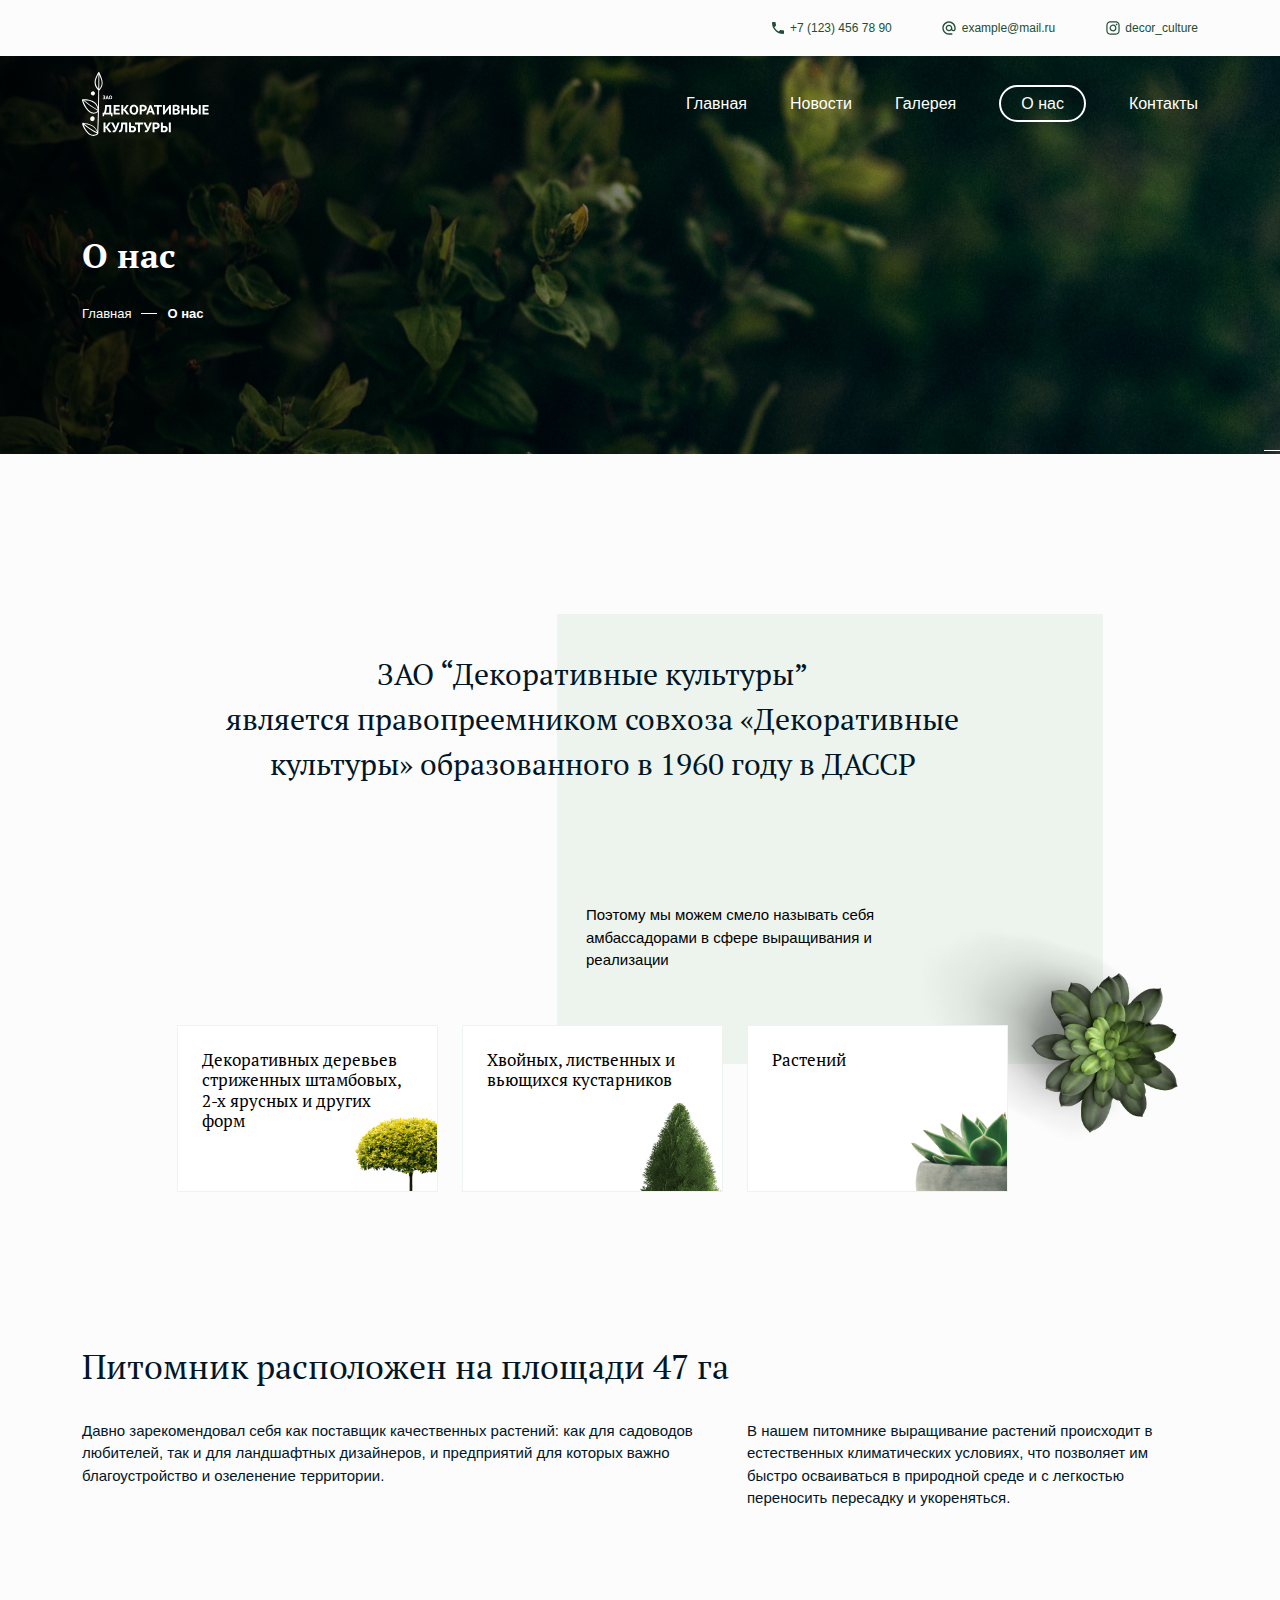
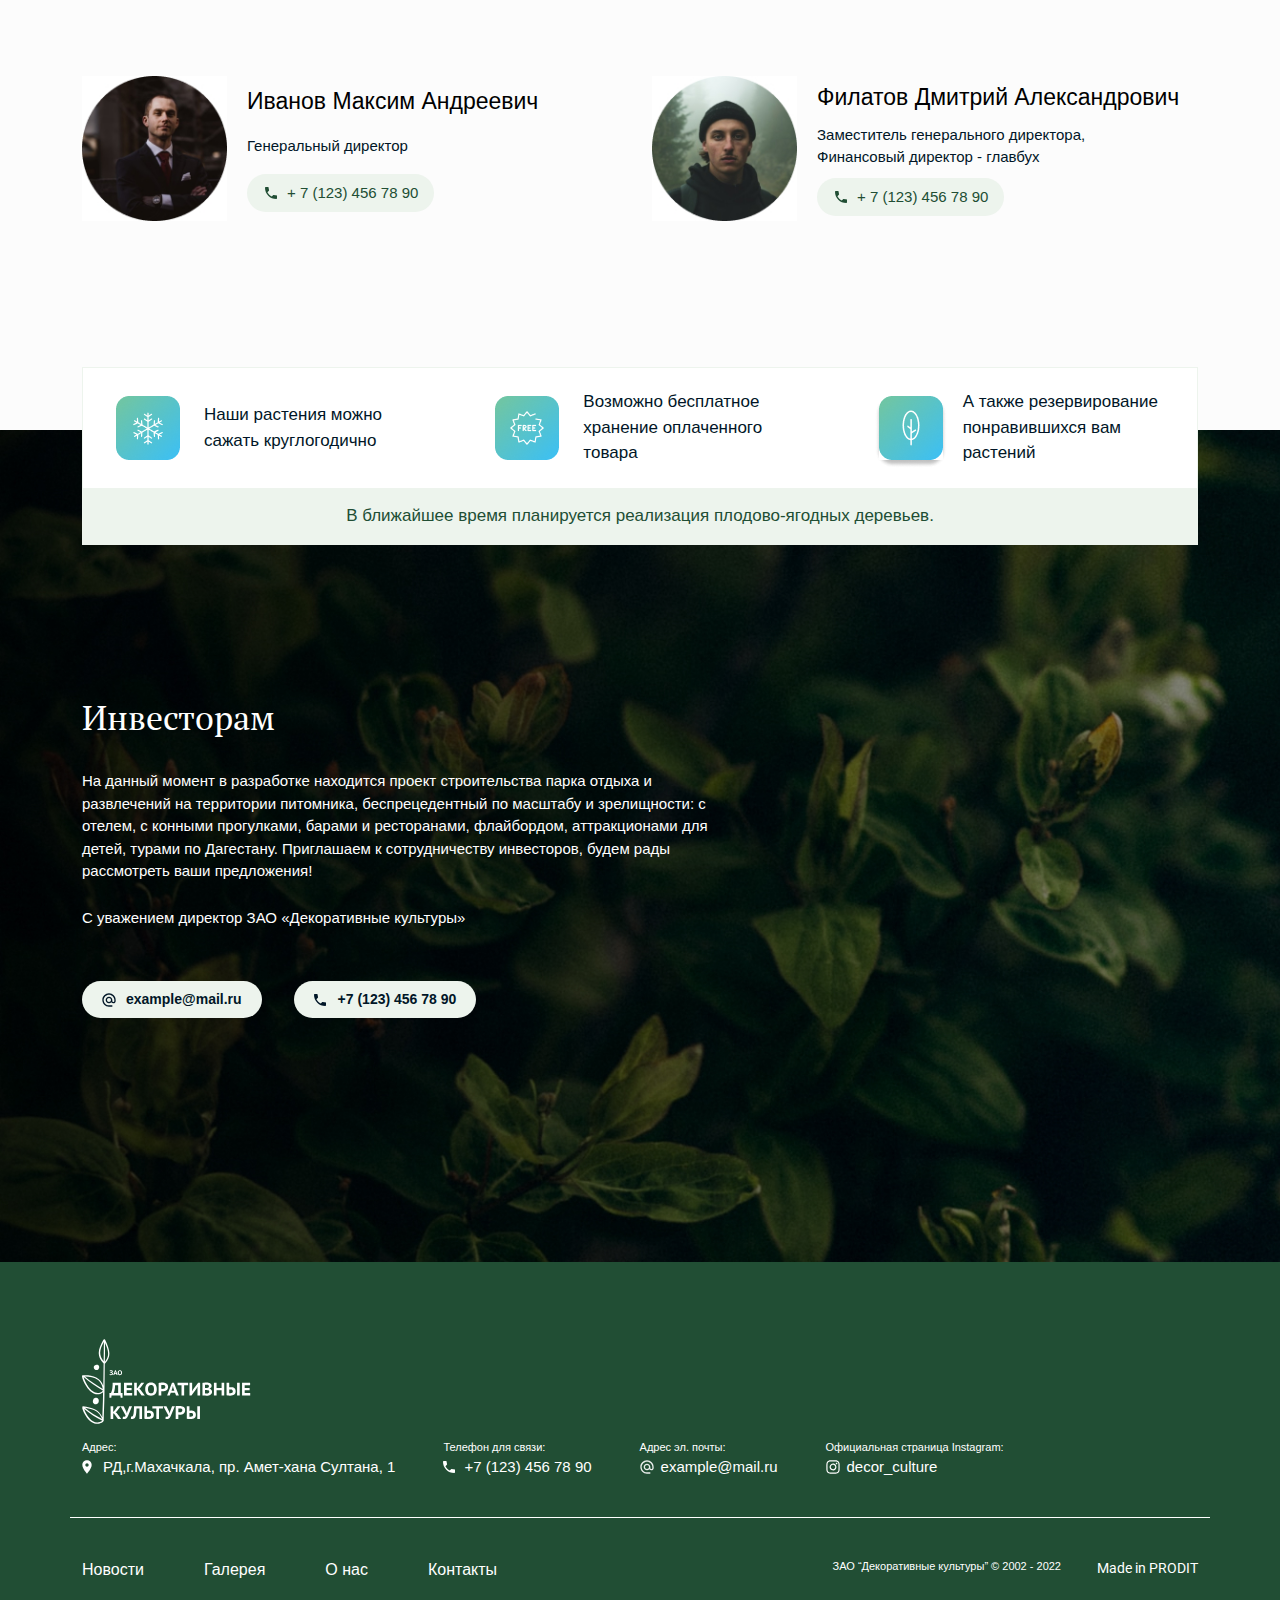
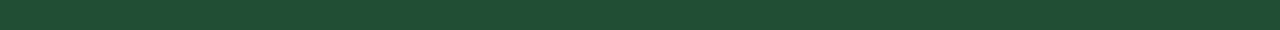
<file: about.html>
<!DOCTYPE html>
<html lang="ru">

<head>
  <meta charset="UTF-8">
  <meta http-equiv="X-UA-Compatible" content="IE=edge">
  <meta name="viewport" content="width=device-width, initial-scale=1.0">
  <title>O нас</title>
  <link rel="stylesheet" href="css/bootstrap.min.css">
  <link rel="stylesheet" href="css/slyle.css">

</head>

<body>
  <header class="header">
    <div class="container">
      <div class="row">
        <div class="header__top top-header d-none d-lg-flex">
          <a class="top-header__link top-header__tel" href="tel:+71234567890">+7 (123) 456 78 90</a>
          <a class="top-header__link top-header__mail" href="mailto:example@mail.ru">example@mail.ru</a>
          <a class="top-header__link top-header__inst" href="#">decor_culture</a>
        </div>
      </div>
    </div>
    <div class="header__nav news__nav">
      <div class="container">

        <div class="row">
          <nav class="nav ">
            <div class="nav__logo">

              <a href="index.html">
                <img src="img/index/Logo.svg" alt="Декоративные культуры">
              </a>
            </div>
            <div class="navbar">
              <ul class="navbar__nav my-auto  ">

                <li class="navbar__item">
                  <a class="navbar__link " href="index.html">Главная</a>
                </li>
                <li class="navbar__item">
                  <a class="navbar__link " href="news.html">Новости</a>
                </li>
                <li class="navbar__item">
                  <a class="navbar__link " href="gallery.html">Галерея</a>
                </li>
                <li class="navbar__item">
                  <a class="navbar__link navlink__activ" href="about.html">О нас</a>
                </li>
                <li class="navbar__item">
                  <a class="navbar__link" href="contact.html">Контакты</a>
                </li>
                <li class="navbar__item navbar__item-burger d-lg-none">
                  <a class="top-header__link top-header__tel" href="tel:+71234567890">+7 (123) 456 78 90</a>
                  <a class="top-header__link top-header__mail" href="mailto:example@mail.ru">example@mail.ru</a>
                </li>
              </ul>
            </div>

            <button class="burger__button d-lg-none  me-4" type="button">
              <span></span>
              <span></span>
              <span></span>
            </button>

          </nav>
        </div>

        <div class="row">
          <h2 class="header-main__title news__title">O нас</h2>

          <div class="col-12">
            <ul class="breadcrumb">
              <li class="breadcrumb__item">
                <a class="breadcrumb__link" href="index.html">Главная</a>
              </li>
              <li class="breadcrumb__item">
                <a class="breadcrumb__link breadcrumb__activ" href="news.html">О нас</a>
              </li>

            </ul> <!-- /.breadcrumb -->
          </div>

        </div>
      </div>
    </div>
  </header>

  <main>
    <div class="container">
      <div class="row">
        <div class="col-12">
          <div class="about">

            <section class="about__header">
              <div class="row">
                <div class="col-lg-1"></div>
                <div class="col-lg-9">
                  <h2 class="about__title">ЗАО “Декоративные культуры”<br>
                    является правопреемником совхоза «Декоративные культуры» образованного в 1960 году в ДАССР</h2>
                </div>
              </div>

              <div class="about__bgtitle">
                <div class="row">
                  <div class="col-2 col-lg-5 "></div>
                  <div class="col-6">
                    <div class=" bgtitle">
                      <div class="bgtitle_bg">
                        <img src="img/index/index-about-bg_1.png" alt="">
                      </div>
                      <div class="bgtitle__text">
                        <p>Поэтому мы можем смело называть себя амбассадорами в сфере выращивания и реализации</p>
                      </div>
                    </div>
                  </div>
                </div>
              </div>

              <div class="about-header__items">
                <div class="row">
                  <div class="col-lg-1"></div>
                  <div class="col-12 col-lg-3 mb-3 mb-lg-0">
                    <div class="about-header__item about-header-item">
                      <h3 class="about-header-item__title">Декоративных деревьев стриженных штамбовых, 2-х ярусных и
                        других форм</h3>

                      <div class="about-header-item__img">
                        <img src="./img/about/header_img_1.png" alt="">
                      </div>

                    </div>
                  </div>

                  <div class="col-6 col-lg-3 ">
                    <div class="about-header__item about-header-item">
                      <h3 class="about-header-item__title">Хвойных, лиственных и вьющихся кустарников</h3>

                      <div class="about-header-item__img">
                        <img src="./img/about/header_img_2.png" alt="">
                      </div>

                    </div>
                  </div>

                  <div class="col-6 col-lg-3 ">
                    <div class="about-header__item about-header-item">
                      <h3 class="about-header-item__title">Растений</h3>

                      <div class="about-header-item__img">
                        <img src="./img/about/header_img_3.png" alt="">
                      </div>

                    </div>
                  </div>
                </div>
              </div>

            </section>

            <section class="about__discription about-discription">
              <h2 class="about-discription__title">Питомник расположен на площади 47 га</h2>

              <div class="row about-discription__text">
                <div class="col-lg-7">
                  <p>Давно зарекомендовал себя как поставщик качественных растений: как для садоводов любителей, так и
                    для ландшафтных дизайнеров, и предприятий для которых важно благоустройство и озеленение территории.
                  </p>
                </div>
                <div class="col-lg-5">
                  <p>В нашем питомнике выращивание растений происходит в естественных климатических условиях, что
                    позволяет им быстро осваиваться в природной среде и с легкостью переносить пересадку и укореняться.
                  </p>
                </div>
              </div>

            </section>

            <section class="about__workmans about-workmans">
              <div class="row gy-5">

                <div class="col-lg-6">
                  <div class="about-workmans__item">
                    <div class="about-workmans__photo">
                      <img class="img-fluid" src="./img/about/photo_1.jpg" alt="">
                    </div>
                    <div class="about-workmans__discription">
                      <div class="about-workmans__name">Иванов Максим Андреевич</div>
                      <div class="about-workmans__text">Генеральный директор</div>
                      <a class="about-workmans__tel" href="tel:+71234567890">+ 7 (123) 456 78 90</a>
                    </div>
                  </div>
                </div>

                <div class="col-lg-6">
                  <div class="about-workmans__item">

                    <div class="about-workmans__photo">
                      <img class="img-fluid" src="./img/about/photo_2.jpg" alt="">
                    </div>

                    <div class="about-workmans__discription">
                      <div class="about-workmans__name">Филатов Дмитрий Александрович</div>
                      <div class="about-workmans__text">Заместитель генерального директора,<br> Финансовый директор -
                        главбух</div>
                      <a class="about-workmans__tel" href="tel:+71234567890">+ 7 (123) 456 78 90</a>
                    </div>

                  </div>
                </div>

              </div>
            </section>

            <section class="about__advantage about-advantage">
              <div class="row">

                <div class="col-lg-4">
                  <div class="about-advantage__item">
                    <div class="about-advantage__img">
                      <img src="./img/about/about-advantage_1.png" alt="">
                    </div>
                    <div class="about-advantage__text">
                      <p>Наши растения можно сажать круглогодично</p>
                    </div>
                  </div>
                </div>

                <div class="col-lg-4">
                  <div class="about-advantage__item">
                    <div class="about-advantage__img">
                      <img src="./img/about/about-advantage_2.png" alt="">
                    </div>
                    <div class="about-advantage__text">
                      <p>Возможно бесплатное хранение оплаченного товара</p>
                    </div>
                  </div>
                </div>

                <div class="col-lg-4">
                  <div class="about-advantage__item">
                    <div class="about-advantage__img">
                      <img src="./img/about/about-advantage_3.png" alt="">
                    </div>
                    <div class="about-advantage__text">
                      <p>А также резервирование понравившихся вам растений</p>
                    </div>
                  </div>
                </div>

              </div>

              <div class="row">
                <div class="col-12">
                  <div class="about-advantage__bottom">
                    <p>В ближайшее время планируется реализация плодово-ягодных деревьев.
                    </p>
                  </div>
                </div>
              </div>

            </section>

          </div>
        </div>
      </div>
    </div> <!-- /.container -->


    <div class="depositor">
      <div class="container">
        <div class="row">
          <div class="col-12">
            <h2 class="depositor__title">Инвесторам</h2>
            <div class="depositor__text col-lg-7">
              <p>На данный момент в разработке находится проект строительства парка отдыха и развлечений на территории
                питомника, беспрецедентный по масштабу и зрелищности: с отелем, с конными прогулками, барами и
                ресторанами, флайбордом, аттракционами для детей, турами по Дагестану. Приглашаем к сотрудничеству
                инвесторов, будем рады рассмотреть ваши предложения!</p>
              <p> С уважением директор ЗАО «Декоративные культуры»</p>
            </div>
            <div class="depositor__button">
              <a class="depositor__button-email" href="mailto:example@mail.ru">example@mail.ru</a>
              <a class="depositor__button-tel" href="tel:+71234567890">+7 (123) 456 78 90</a>
            </div>
          </div>
        </div>
      </div>
    </div> <!-- /.deposiror -->


  </main>

  <footer class="footer">
    <div class="container">
      <div class="row">
        <div class="footer__top footer-top">
          <a href="index.html">
            <img class="footer-top__logo" src="img/index/Logo.svg" alt="">
          </a>

          <div class="footer-top__contact">
            <div class="footer-top__adress">
              <p>Адрес:</p>
              <span>РД,г.Махачкала, пр. Амет-хана Султана, 1</span>
            </div>
            <div class="footer-top__phone">
              <p>Телефон для связи:</p>
              <a href="tel:+71234567890">+7 (123) 456 78 90</a>
            </div>
            <div class="footer-top__email">
              <p>Адрес эл. почты:</p>
              <a href="mailto:example@mail.ru">example@mail.ru</a>
            </div>
            <div class="footer-top__inst">
              <p>Официальная страница Instagram:</p>
              <a href="#">decor_culture</a>
            </div>
          </div>

        </div>

        <div class="footer__bottom footer-bottom">
          <div class="footer-bottom__nav">
            <ul class="footer-nav">
              <li class="footer-nav__item ">
                <a href="news.html" class="footer-nav__link">Новости</a>
              </li>
              <li class="footer-nav__item">
                <a href="gallery.html" class="footer-nav__link">Галерея</a>
              </li>
              <li class="footer-nav__item">
                <a href="about.html" class="footer-nav__link">О нас</a>
              </li>
              <li class="footer-nav__item">
                <a href="contact.html" class="footer-nav__link">Контакты</a>
              </li>
            </ul>
          </div>
          <div class="footer-bottom__copyrait">
            <p class="footer-bottom__copyrait1">ЗАО “Декоративные культуры” © 2002 - 2022 </p>
            <p class="footer-bottom__copyrait2">Made in PRODIT️</p>

          </div>

        </div>
      </div>
    </div>
  </footer>

  <script src="js/jquery-3.6.0.min.js"></script>
  <script defer src="js/bootstrap.bundle.min.js"></script>
  <script src="js/script.js"></script>
</body>

</html>
</file>
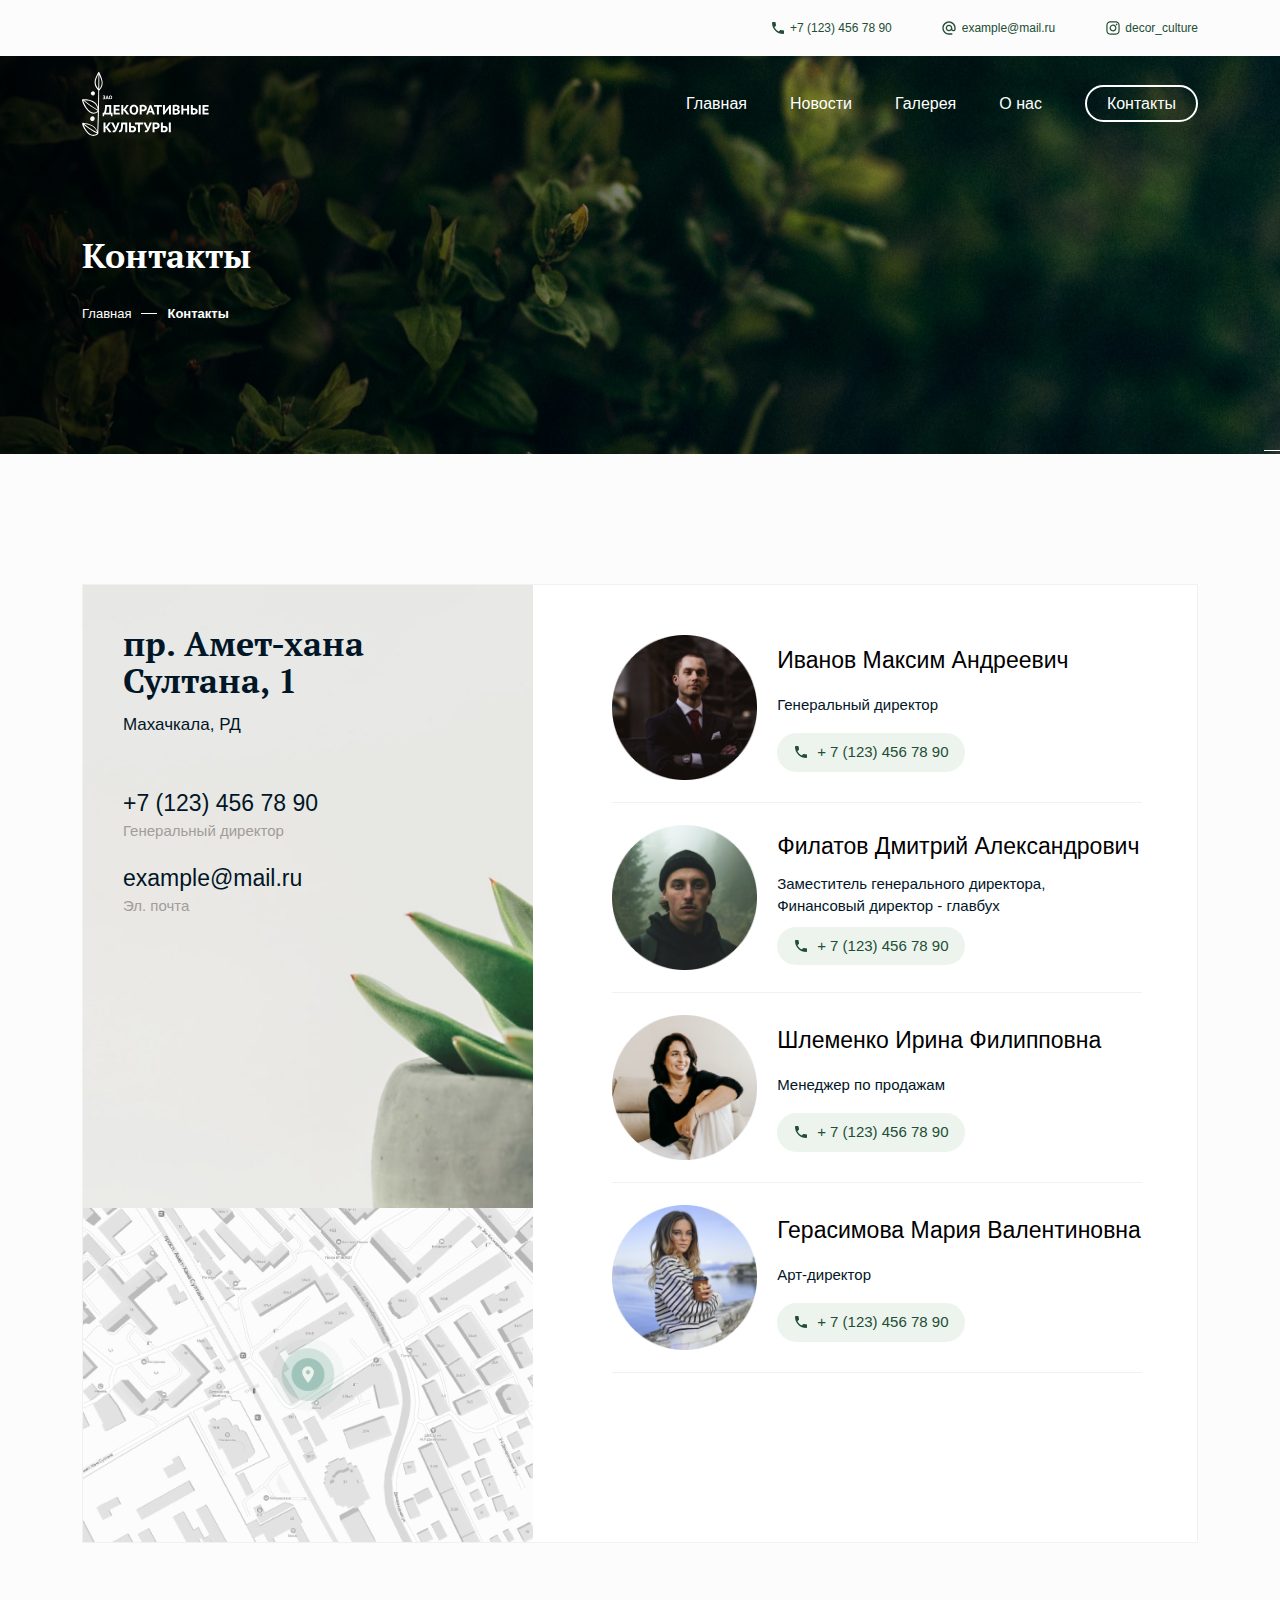
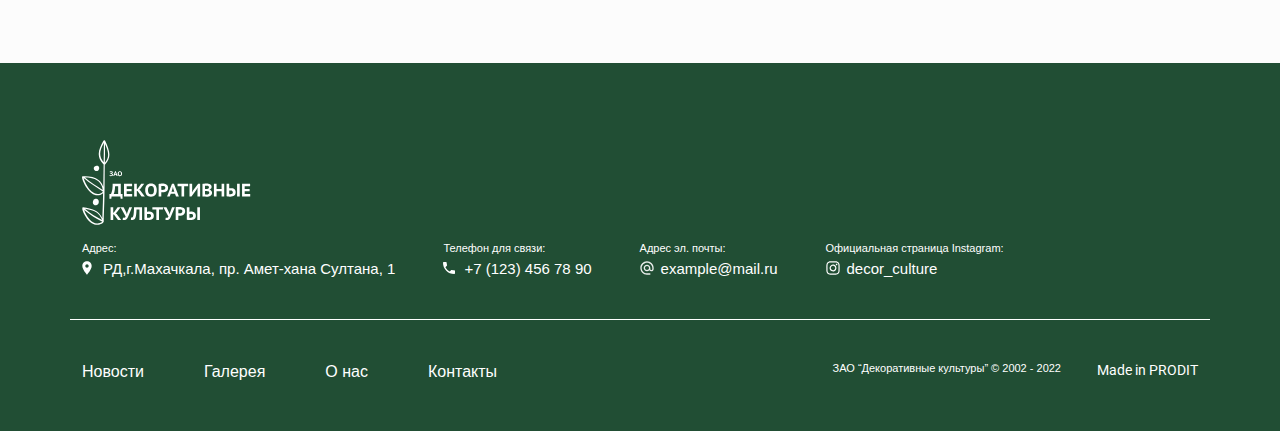
<file: contact.html>
<!DOCTYPE html>
<html lang="ru">

<head>
  <meta charset="UTF-8">
  <meta http-equiv="X-UA-Compatible" content="IE=edge">
  <meta name="viewport" content="width=device-width, initial-scale=1.0">
  <title>Контакты</title>
  <link rel="stylesheet" href="css/bootstrap.min.css">
  <link rel="stylesheet" href="css/slyle.css">

</head>

<body>
  <header class="header">
    <div class="container">
      <div class="row">
        <div class="header__top top-header d-none d-lg-flex">
          <a class="top-header__link top-header__tel" href="tel:+71234567890">+7 (123) 456 78 90</a>
          <a class="top-header__link top-header__mail" href="mailto:example@mail.ru">example@mail.ru</a>
          <a class="top-header__link top-header__inst" href="#">decor_culture</a>
        </div>
      </div>
    </div>
    <div class="header__nav news__nav">
      <div class="container">

        <div class="row">
          <nav class="nav ">
            <div class="nav__logo">

              <a href="index.html">
                <img src="img/index/Logo.svg" alt="Декоративные культуры">
              </a>
            </div>
            <div class="navbar">
              <ul class="navbar__nav my-auto  ">

                <li class="navbar__item">
                  <a class="navbar__link " href="index.html">Главная</a>
                </li>
                <li class="navbar__item">
                  <a class="navbar__link " href="news.html">Новости</a>
                </li>
                <li class="navbar__item">
                  <a class="navbar__link " href="gallery.html">Галерея</a>
                </li>
                <li class="navbar__item">
                  <a class="navbar__link" href="about.html">О нас</a>
                </li>
                <li class="navbar__item">
                  <a class="navbar__link navlink__activ" href="contact.html">Контакты</a>
                </li>
                <li class="navbar__item navbar__item-burger d-lg-none">
                  <a class="top-header__link top-header__tel" href="tel:+71234567890">+7 (123) 456 78 90</a>
                  <a class="top-header__link top-header__mail" href="mailto:example@mail.ru">example@mail.ru</a>
                </li>
              </ul>
            </div>

            <button class="burger__button d-lg-none  me-4" type="button">
              <span></span>
              <span></span>
              <span></span>
            </button>

          </nav>
        </div>

        <div class="row">
          <h2 class="header-main__title news__title">Контакты</h2>

          <div class="col-12">
            <ul class="breadcrumb">
              <li class="breadcrumb__item">
                <a class="breadcrumb__link" href="index.html">Главная</a>
              </li>
              <li class="breadcrumb__item">
                <a class="breadcrumb__link breadcrumb__activ" href="news.html">Контакты</a>
              </li>

            </ul> <!-- /.breadcrumb -->
          </div>

        </div>
      </div>
    </div>
  </header>

  <main>
    <div class="container">
      <div class="row">
        <div class="col-12">
          <div class="contact">
            <div class="row">
              <div class="col-lg-5">
                <div class="contact__adres contact-adres">
                  <div class="contact-adres__street">
                    пр. Амет-хана Султана, 1<br>
                    <span>Махачкала, РД</span>
                  </div>
                  <div class="contact-adres__tel">
                    <a href="tel:+71234567890">+7 (123) 456 78 90</a>
                    Генеральный директор
                  </div>
                  <div class="contact-adres__email">
                    <a href="mailto:example@mail.ru">example@mail.ru</a>
                    Эл. почта
                  </div>

                </div>
                <div class="contact__map">
                  <img src="./img/contact/map.jpg" alt="">
                </div>
              </div>
              <div class="col-lg-7">
                <div class="contact__worksman contact-worksman">

                  <div class="about-workmans__item contact-worksman__item">

                    <div class="about-workmans__photo">
                      <img class="img-fluid" src="./img/contact/man_1.jpg"">
                    </div>

                    <div class=" about-workmans__discription">
                      <div class="about-workmans__name">Иванов Максим Андреевич</div>
                      <div class="about-workmans__text">Генеральный директор</div>
                      <a class="about-workmans__tel" href="tel:+71234567890">+ 7 (123) 456 78 90</a>
                    </div>

                  </div>

                  <div class="about-workmans__item contact-worksman__item">

                    <div class="about-workmans__photo">
                      <img class="img-fluid" src="./img/contact/man_2.jpg" alt="">
                    </div>

                    <div class=" about-workmans__discription">
                      <div class="about-workmans__name">Филатов Дмитрий Александрович</div>
                      <div class="about-workmans__text">Заместитель генерального директора,<br> Финансовый директор -
                        главбух</div>
                      <a class="about-workmans__tel" href="tel:+71234567890">+ 7 (123) 456 78 90</a>
                    </div>

                  </div>

                  <div class="about-workmans__item contact-worksman__item">

                    <div class="about-workmans__photo">
                      <img class="img-fluid" src="./img/contact/man_3.jpg" alt="">
                    </div>

                    <div class="about-workmans__discription">
                      <div class="about-workmans__name">Шлеменко Ирина Филипповна</div>
                      <div class="about-workmans__text">Менеджер по продажам</div>
                      <a class="about-workmans__tel" href="tel:+71234567890">+ 7 (123) 456 78 90</a>
                    </div>

                  </div>

                  <div class="about-workmans__item contact-worksman__item">

                    <div class="about-workmans__photo">
                      <img class="img-fluid" src="./img/contact/man_4.jpg" alt="">
                    </div>

                    <div class="about-workmans__discription">
                      <div class="about-workmans__name">Герасимова Мария Валентиновна</div>
                      <div class="about-workmans__text">Арт-директор</div>
                      <a class="about-workmans__tel" href="tel:+71234567890">+ 7 (123) 456 78 90</a>
                    </div>

                  </div>
                </div>
              </div>
            </div>


          </div>
        </div>
      </div>
    </div> <!-- /.container -->





  </main>

  <footer class="footer">
    <div class="container">
      <div class="row">
        <div class="footer__top footer-top">
          <a href="index.html">
            <img class="footer-top__logo" src="img/index/Logo.svg" alt="">
          </a>

          <div class="footer-top__contact">
            <div class="footer-top__adress">
              <p>Адрес:</p>
              <span>РД,г.Махачкала, пр. Амет-хана Султана, 1</span>
            </div>
            <div class="footer-top__phone">
              <p>Телефон для связи:</p>
              <a href="tel:+71234567890">+7 (123) 456 78 90</a>
            </div>
            <div class="footer-top__email">
              <p>Адрес эл. почты:</p>
              <a href="mailto:example@mail.ru">example@mail.ru</a>
            </div>
            <div class="footer-top__inst">
              <p>Официальная страница Instagram:</p>
              <a href="#">decor_culture</a>
            </div>
          </div>

        </div>

        <div class="footer__bottom footer-bottom">
          <div class="footer-bottom__nav">
            <ul class="footer-nav">
              <li class="footer-nav__item ">
                <a href="news.html" class="footer-nav__link">Новости</a>
              </li>
              <li class="footer-nav__item">
                <a href="gallery.html" class="footer-nav__link">Галерея</a>
              </li>
              <li class="footer-nav__item">
                <a href="about.html" class="footer-nav__link">О нас</a>
              </li>
              <li class="footer-nav__item">
                <a href="contact.html" class="footer-nav__link">Контакты</a>
              </li>
            </ul>
          </div>
          <div class="footer-bottom__copyrait">
            <p class="footer-bottom__copyrait1">ЗАО “Декоративные культуры” © 2002 - 2022 </p>
            <p class="footer-bottom__copyrait2">Made in PRODIT️</p>

          </div>

        </div>
      </div>
    </div>
  </footer>

  <script src="js/jquery-3.6.0.min.js"></script>
  <script defer src="js/bootstrap.bundle.min.js"></script>
  <script src="js/script.js"></script>
</body>

</html>
</file>
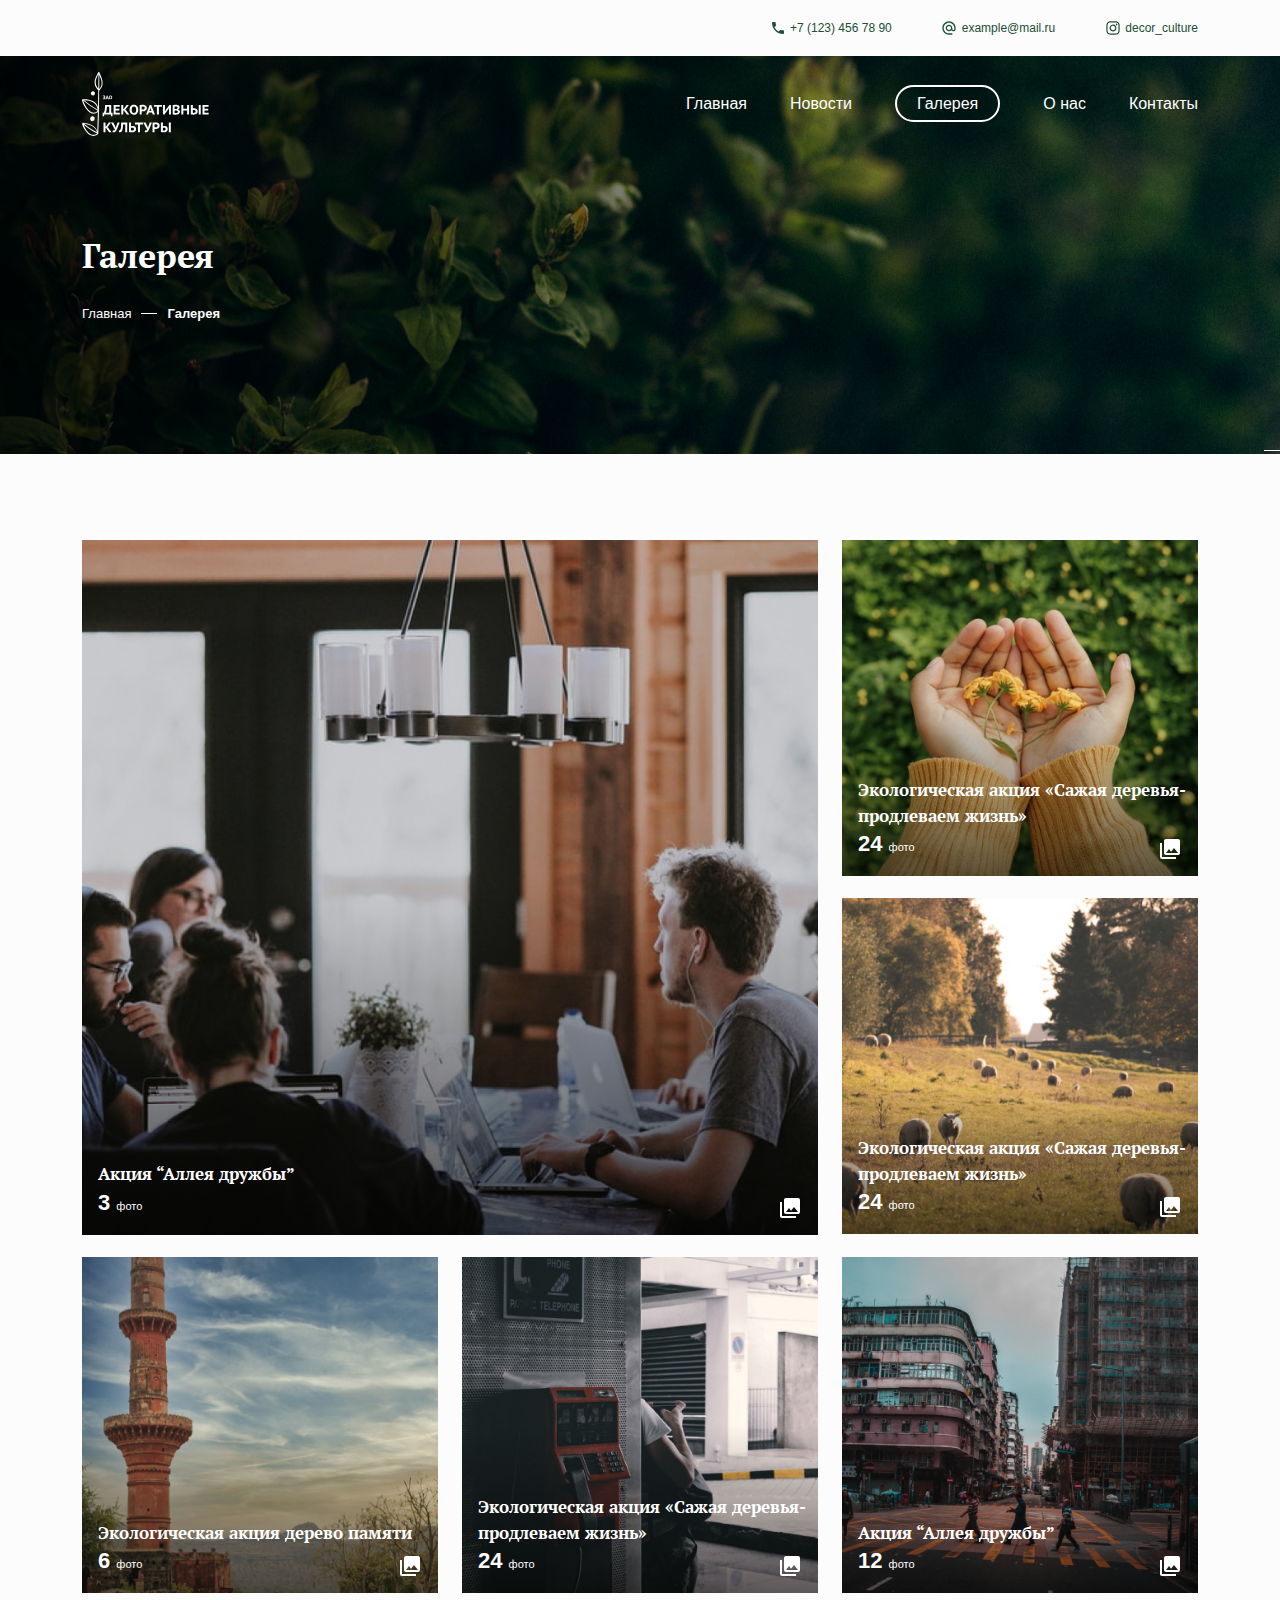
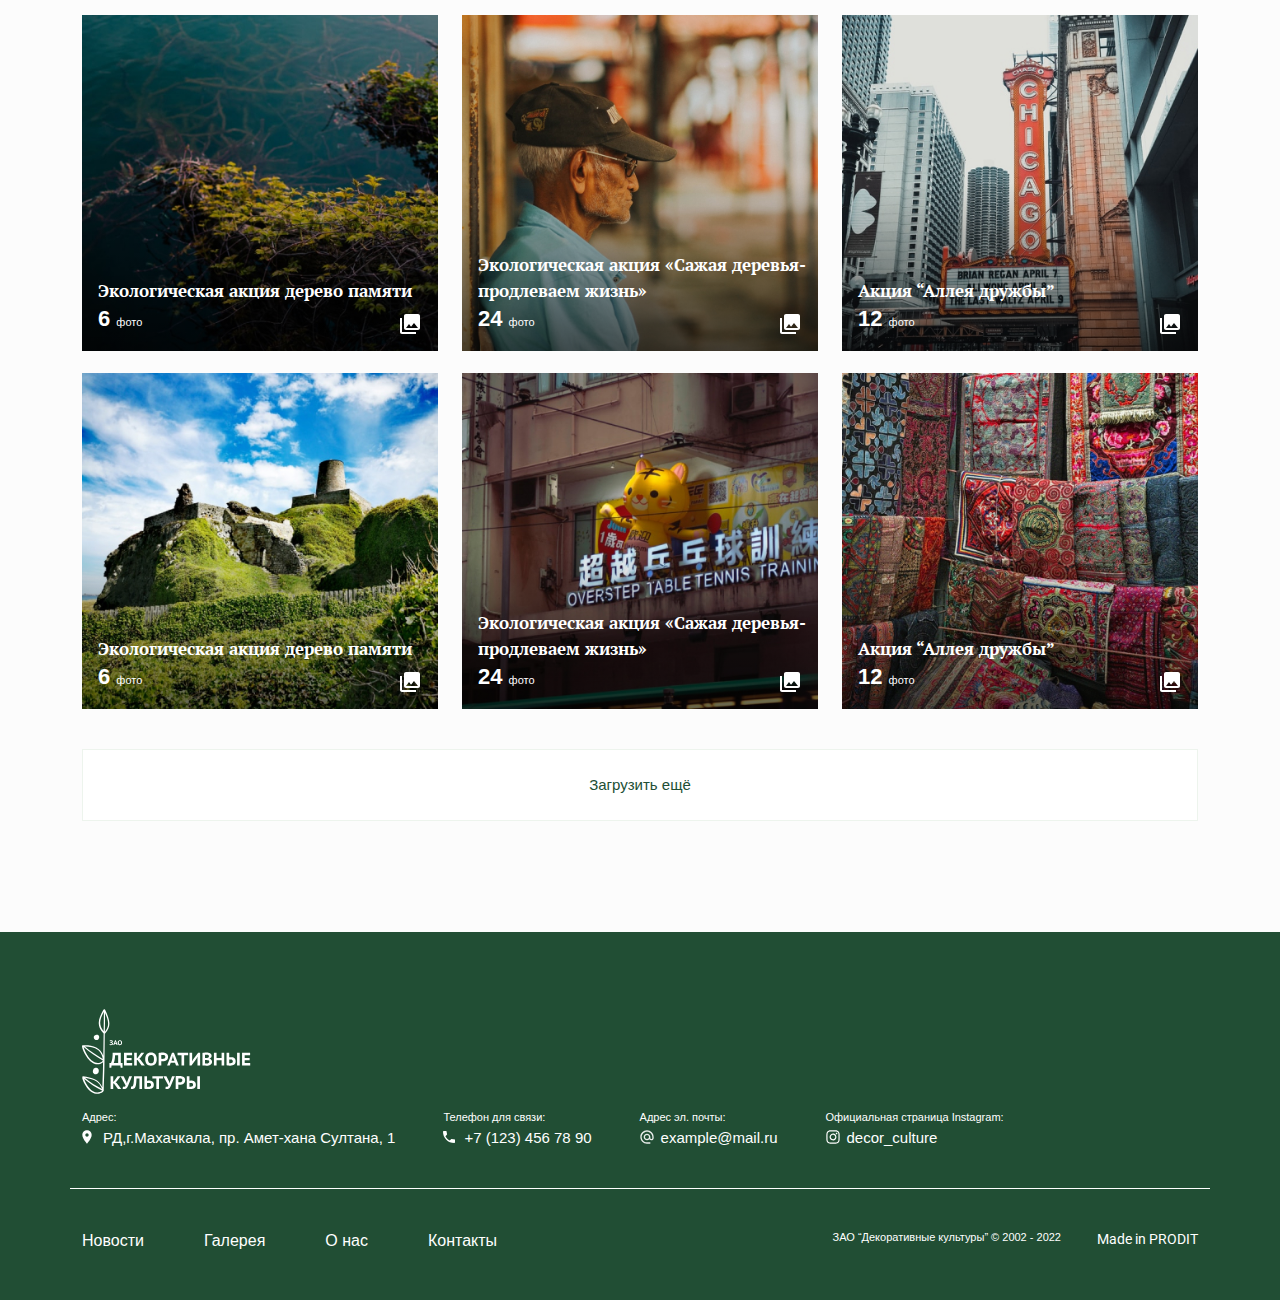
<file: gallery.html>
<!DOCTYPE html>
<html lang="ru">

<head>
  <meta charset="UTF-8">
  <meta http-equiv="X-UA-Compatible" content="IE=edge">
  <meta name="viewport" content="width=device-width, initial-scale=1.0">
  <title>Галерея</title>
  <link rel="stylesheet" href="css/bootstrap.min.css">
  <link rel="stylesheet" href="css/slyle.css">

</head>

<body>
  <header class="header">
    <div class="container">
      <div class="row">
        <div class="header__top top-header d-none d-lg-flex">
          <a class="top-header__link top-header__tel" href="tel:+71234567890">+7 (123) 456 78 90</a>
          <a class="top-header__link top-header__mail" href="mailto:example@mail.ru">example@mail.ru</a>
          <a class="top-header__link top-header__inst" href="#">decor_culture</a>
        </div>
      </div>
    </div>
    <div class="header__nav news__nav">
      <div class="container">

        <div class="row">
          <nav class="nav ">
            <div class="nav__logo">

              <a href="index.html">
                <img src="img/index/Logo.svg" alt="Декоративные культуры">
              </a>
            </div>
            <div class="navbar">
              <ul class="navbar__nav my-auto  ">

                <li class="navbar__item">
                  <a class="navbar__link " href="index.html">Главная</a>
                </li>
                <li class="navbar__item">
                  <a class="navbar__link " href="news.html">Новости</a>
                </li>
                <li class="navbar__item">
                  <a class="navbar__link navlink__activ" href="gallery.html">Галерея</a>
                </li>
                <li class="navbar__item">
                  <a class="navbar__link" href="about.html">О нас</a>
                </li>
                <li class="navbar__item">
                  <a class="navbar__link" href="contact.html">Контакты</a>
                </li>
                <li class="navbar__item navbar__item-burger d-lg-none">
                  <a class="top-header__link top-header__tel" href="tel:+71234567890">+7 (123) 456 78 90</a>
                  <a class="top-header__link top-header__mail" href="mailto:example@mail.ru">example@mail.ru</a>
                </li>
              </ul>
            </div>

            <button class="burger__button d-lg-none  me-4" type="button">
              <span></span>
              <span></span>
              <span></span>
            </button>

          </nav>
        </div>

        <div class="row">
          <h2 class="header-main__title news__title">Галерея</h2>

          <div class="col-12">
            <ul class="breadcrumb">
              <li class="breadcrumb__item">
                <a class="breadcrumb__link" href="index.html">Главная</a>
              </li>
              <li class="breadcrumb__item">
                <a class="breadcrumb__link breadcrumb__activ" href="news.html">Галерея</a>
              </li>

            </ul> <!-- /.breadcrumb -->
          </div>

        </div>
      </div>
    </div>
  </header>

  <main>
    <div class="container">
      <div class="row">
        <div class="col-12">

          <div class="gallery row ">

            <div class="col-lg-8">
              <a class="gallery__item" href="#">
                <div class="gallery__img">
                  <img class="img-fluid" src="img/gallery/img_1.jpg" alt="">
                </div>
                <div class="gallery__gradient"></div>
                <div class="gallery__title">Акция “Аллея дружбы”</div>
                <div class="gallery__photo">3 <span>фото</span></div>
                <div class="gallery__collection">
                  <img src="img/index/icon/Collections.svg" alt="">
                </div>
              </a>
            </div>

            <div class="col-lg-4 ">
              <a class="gallery__item " href="#">
                <div class="gallery__img">
                  <img class="img-fluid" src="img/gallery/img_2.jpg" alt="">
                </div>
                <div class="gallery__gradient"></div>
                <div class="gallery__title">Экологическая акция «Сажая деревья- продлеваем жизнь»</div>
                <div class="gallery__photo">24 <span>фото</span></div>
                <div class="gallery__collection">
                  <img src="img/index/icon/Collections.svg" alt="">
                </div>
              </a>

              <a class="gallery__item " href="#">
                <div class="gallery__img">
                  <img class="img-fluid" src="img/gallery/img_3.jpg" alt="">
                </div>
                <div class="gallery__gradient"></div>
                <div class="gallery__title">Экологическая акция «Сажая деревья- продлеваем жизнь»</div>
                <div class="gallery__photo">24 <span>фото</span></div>
                <div class="gallery__collection">
                  <img src="img/index/icon/Collections.svg" alt="">
                </div>
              </a>
            </div>

            <div class="col-lg-4 ">
              <a class="gallery__item " href="#">
                <div class="gallery__img">
                  <img class="img-fluid" src="img/gallery/img_4.jpg" alt="">
                </div>
                <div class="gallery__gradient"></div>
                <div class="gallery__title">Экологическая акция дерево памяти</div>
                <div class="gallery__photo">6 <span>фото</span></div>
                <div class="gallery__collection">
                  <img src="img/index/icon/Collections.svg" alt="">
                </div>
              </a>
            </div>

            <div class="col-lg-4 ">
              <a class="gallery__item " href="#">
                <div class="gallery__img">
                  <img class="img-fluid" src="img/gallery/img_5.jpg" alt="">
                </div>
                <div class="gallery__gradient"></div>
                <div class="gallery__title">Экологическая акция «Сажая деревья- продлеваем жизнь»</div>
                <div class="gallery__photo">24 <span>фото</span></div>
                <div class="gallery__collection">
                  <img src="img/index/icon/Collections.svg" alt="">
                </div>
              </a>
            </div>

            <div class="col-lg-4 ">
              <a class="gallery__item " href="#">
                <div class="gallery__img">
                  <img class="img-fluid" src="img/gallery/img_6.jpg" alt="">
                </div>
                <div class="gallery__gradient"></div>
                <div class="gallery__title">Акция “Аллея дружбы”</div>
                <div class="gallery__photo">12 <span>фото</span></div>
                <div class="gallery__collection">
                  <img src="img/index/icon/Collections.svg" alt="">
                </div>
              </a>
            </div>

            <div class="col-lg-4 ">
              <a class="gallery__item " href="#">
                <div class="gallery__img">
                  <img class="img-fluid" src="img/gallery/img_7.jpg" alt="">
                </div>
                <div class="gallery__gradient"></div>
                <div class="gallery__title">Экологическая акция дерево памяти</div>
                <div class="gallery__photo">6 <span>фото</span></div>
                <div class="gallery__collection">
                  <img src="img/index/icon/Collections.svg" alt="">
                </div>
              </a>
            </div>

            <div class="col-lg-4 ">
              <a class="gallery__item " href="#">
                <div class="gallery__img">
                  <img class="img-fluid" src="img/gallery/img_8.jpg" alt="">
                </div>
                <div class="gallery__gradient"></div>
                <div class="gallery__title">Экологическая акция «Сажая деревья- продлеваем жизнь»</div>
                <div class="gallery__photo">24 <span>фото</span></div>
                <div class="gallery__collection">
                  <img src="img/index/icon/Collections.svg" alt="">
                </div>
              </a>
            </div>

            <div class="col-lg-4 ">
              <a class="gallery__item " href="#">
                <div class="gallery__img">
                  <img class="img-fluid" src="img/gallery/img_9.jpg" alt="">
                </div>
                <div class="gallery__gradient"></div>
                <div class="gallery__title">Акция “Аллея дружбы”</div>
                <div class="gallery__photo">12 <span>фото</span></div>
                <div class="gallery__collection">
                  <img src="img/index/icon/Collections.svg" alt="">
                </div>
              </a>
            </div>

            <div class="col-lg-4 ">
              <a class="gallery__item " href="#">
                <div class="gallery__img">
                  <img class="img-fluid" src="img/gallery/img_10.jpg" alt="">
                </div>
                <div class="gallery__gradient"></div>
                <div class="gallery__title">Экологическая акция дерево памяти</div>
                <div class="gallery__photo">6 <span>фото</span></div>
                <div class="gallery__collection">
                  <img src="img/index/icon/Collections.svg" alt="">
                </div>
              </a>
            </div>

            <div class="col-lg-4 ">
              <a class="gallery__item " href="#">
                <div class="gallery__img">
                  <img class="img-fluid" src="img/gallery/img_11.jpg" alt="">
                </div>
                <div class="gallery__gradient"></div>
                <div class="gallery__title">Экологическая акция «Сажая деревья- продлеваем жизнь»</div>
                <div class="gallery__photo">24 <span>фото</span></div>
                <div class="gallery__collection">
                  <img src="img/index/icon/Collections.svg" alt="">
                </div>
              </a>
            </div>

            <div class="col-lg-4 ">
              <a class="gallery__item " href="#">
                <div class="gallery__img">
                  <img class="img-fluid" src="img/gallery/img_12.jpg" alt="">
                </div>
                <div class="gallery__gradient"></div>
                <div class="gallery__title">Акция “Аллея дружбы”</div>
                <div class="gallery__photo">12 <span>фото</span></div>
                <div class="gallery__collection">
                  <img src="img/index/icon/Collections.svg" alt="">
                </div>
              </a>
            </div>

            <div class="col-12">
              <button class="gallery__btn" type="button">Загрузить ещё</button>
            </div>


          </div>
        </div>
      </div>
    </div> <!-- /.container -->

  </main>

  <footer class="footer">
    <div class="container">
      <div class="row">
        <div class="footer__top footer-top">
          <a href="index.html">
            <img class="footer-top__logo" src="img/index/Logo.svg" alt="">
          </a>

          <div class="footer-top__contact">
            <div class="footer-top__adress">
              <p>Адрес:</p>
              <span>РД,г.Махачкала, пр. Амет-хана Султана, 1</span>
            </div>
            <div class="footer-top__phone">
              <p>Телефон для связи:</p>
              <a href="tel:+71234567890">+7 (123) 456 78 90</a>
            </div>
            <div class="footer-top__email">
              <p>Адрес эл. почты:</p>
              <a href="mailto:example@mail.ru">example@mail.ru</a>
            </div>
            <div class="footer-top__inst">
              <p>Официальная страница Instagram:</p>
              <a href="#">decor_culture</a>
            </div>
          </div>

        </div>

        <div class="footer__bottom footer-bottom">
          <div class="footer-bottom__nav">
            <ul class="footer-nav">
              <li class="footer-nav__item ">
                <a href="news.html" class="footer-nav__link">Новости</a>
              </li>
              <li class="footer-nav__item">
                <a href="gallery.html" class="footer-nav__link">Галерея</a>
              </li>
              <li class="footer-nav__item">
                <a href="about.html" class="footer-nav__link">О нас</a>
              </li>
              <li class="footer-nav__item">
                <a href="contact.html" class="footer-nav__link">Контакты</a>
              </li>
            </ul>
          </div>
          <div class="footer-bottom__copyrait">
            <p class="footer-bottom__copyrait1">ЗАО “Декоративные культуры” © 2002 - 2022 </p>
            <p class="footer-bottom__copyrait2">Made in PRODIT️</p>

          </div>

        </div>
      </div>
    </div>
  </footer>

  <script src="js/jquery-3.6.0.min.js"></script>
  <script defer src="js/bootstrap.bundle.min.js"></script>
  <script src="js/script.js"></script>
</body>

</html>
</file>
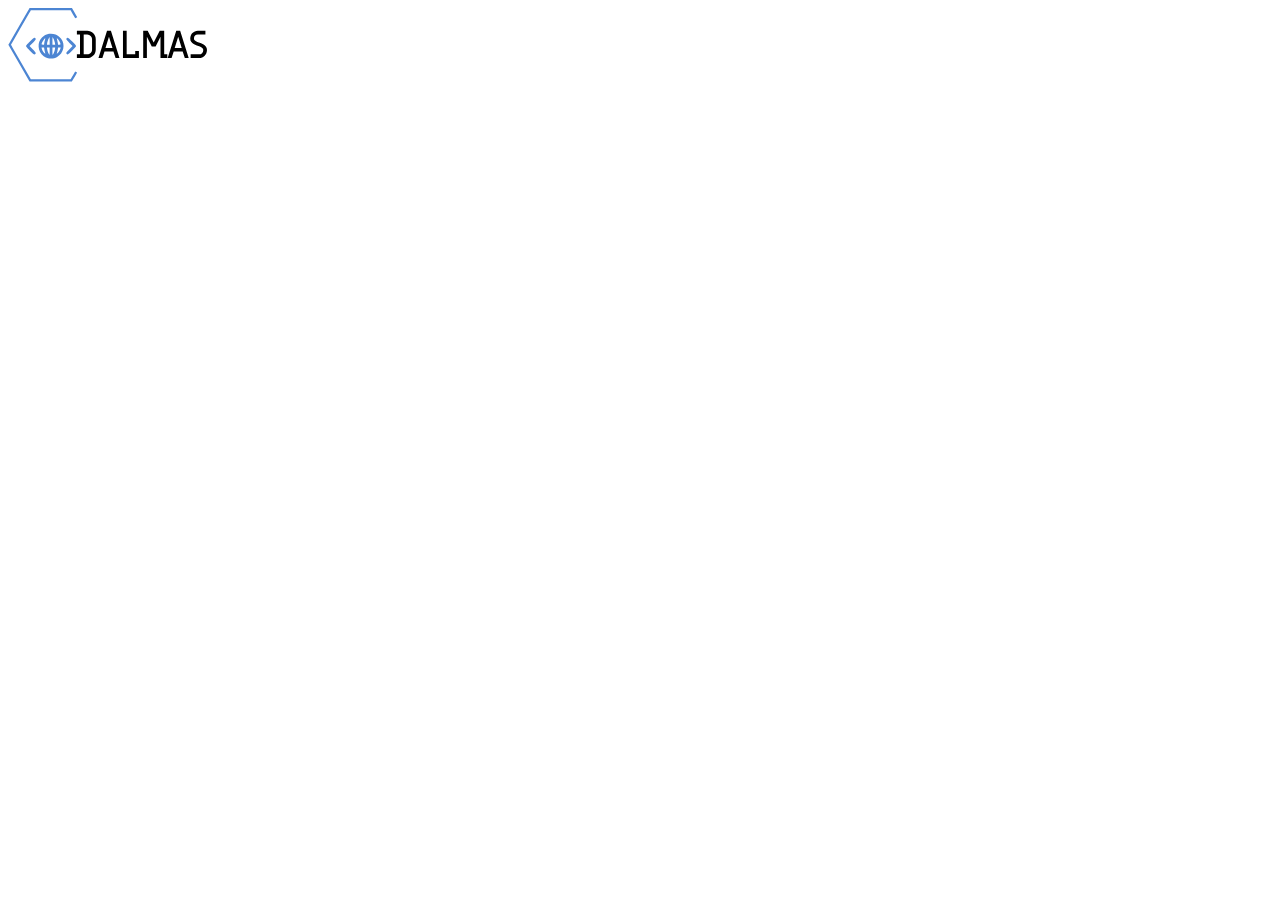
<file: svg.html>
<!DOCTYPE html>
<html lang="en">

<head>
  <meta charset="UTF-8">
  <meta http-equiv="X-UA-Compatible" content="IE=edge">
  <meta name="viewport" content="width=device-width, initial-scale=1.0">
  <title>Document</title>
</head>

<body>
  <svg height="74px" width="200px" viewBox="74 256 360 1">
    <g fill="#4c85d3">
      <path transform="translate(74.74999999999999, 190) scale(0.5,0.5)"
        d="M74.78,2.23a7.88,7.88,0,0,1,1.44-2A9.91,9.91,0,0,1,78.77,0c3,.06,6,0,9,0H220q3,0,6,0a10.37,10.37,0,0,1,2.55.19,13.88,13.88,0,0,1,2.28,3.5Q238,16.11,245.19,28.53a24,24,0,0,1,2.34,4.39,23.23,23.23,0,0,1-3.38,2.14,25.16,25.16,0,0,1-3.35,1.81,22.28,22.28,0,0,1-1.9-3.09c-4.67-8.16-9.43-16.26-14.06-24.44-.32-.46-.6-1.09-1.23-1.16a34.21,34.21,0,0,0-5-.1H89.82q-3.19,0-6.37,0a9.84,9.84,0,0,0-2.54.2,7.56,7.56,0,0,0-1.44,2c-1.29,2.36-2.67,4.68-4,7q-29,50.16-57.94,100.35c-2.49,4.22-4.83,8.52-7.38,12.71a6.81,6.81,0,0,0-.8,1.73,5.72,5.72,0,0,0,.94,2.2c1.49,2.44,2.88,4.93,4.31,7.4q31.78,55,63.57,110.11c.91,1.45,1.51,3.13,2.75,4.35a28.4,28.4,0,0,0,5.22.16H218.65a28.65,28.65,0,0,0,5.24-.16,12.44,12.44,0,0,0,2.15-3.27q6.12-10.6,12.24-21.21a22.55,22.55,0,0,1,2.17-3.51,20,20,0,0,1,3.22,1.66,18.73,18.73,0,0,1,3.53,2.29,27.62,27.62,0,0,1-2.14,4q-7,12.11-14,24.18c-.81,1.32-1.34,2.89-2.52,3.94a10.88,10.88,0,0,1-2.55.19c-3.13-.06-6.26,0-9.38,0H88.14c-3.12,0-6.25,0-9.37,0a10.38,10.38,0,0,1-2.55-.2,17.6,17.6,0,0,1-2.38-3.76q-35-60.55-69.93-121.13c-1-1.76-2-3.53-3.1-5.27A5.11,5.11,0,0,1,0,132.08a6.87,6.87,0,0,1,.81-1.71c2-3.27,3.82-6.67,5.79-10Q38.49,65.14,70.41,9.89C71.85,7.32,73.39,4.82,74.78,2.23Z">
      </path>
    </g>
    <g fill="#4c85d3">
      <path transform="translate(101.5, 208.5) scale(0.5,0.5)"
        d="M 86.798 56.874 C 78.671 59.553, 73.224 63.013, 67.346 69.227 C 58.293 78.800, 54.469 89.283, 55.243 102.409 C 56.072 116.443, 62.064 127.518, 73.558 136.257 C 87.105 146.557, 107.185 147.824, 121.875 139.306 C 145.491 125.612, 152.271 94.621, 136.257 73.558 C 131.071 66.737, 123.288 60.639, 116.344 57.955 C 108.171 54.797, 94.605 54.301, 86.798 56.874 M 91.621 72.250 C 89.095 76.608, 86.585 84.597, 85.652 91.250 L 85.126 95 90.063 95 L 95 95 95 81.500 C 95 74.075, 94.794 68, 94.542 68 C 94.290 68, 92.976 69.912, 91.621 72.250 M 105 81.500 L 105 95 109.937 95 L 114.874 95 114.348 91.250 C 113.415 84.597, 110.905 76.608, 108.379 72.250 C 107.024 69.912, 105.710 68, 105.458 68 C 105.206 68, 105 74.075, 105 81.500 M 23.955 83.650 C 12.971 94.395, 10 97.864, 10 99.947 C 10 102.019, 12.995 105.560, 23.830 116.296 C 37.904 130.241, 40.196 131.661, 43.429 128.429 C 46.632 125.225, 45.266 122.798, 33.766 111.266 L 22.533 100 33.766 88.734 C 45.266 77.202, 46.632 74.775, 43.429 71.571 C 40.321 68.464, 38.021 69.891, 23.955 83.650 M 156.035 71.934 C 155.466 72.998, 155 74.608, 155 75.512 C 155 76.415, 160.030 82.303, 166.178 88.594 L 177.356 100.034 166.178 111.363 C 158.056 119.595, 155 123.364, 155 125.146 C 155 128.311, 156.739 130, 159.996 130 C 163.530 130, 190 103.533, 190 100 C 190 98.334, 186.056 93.680, 176.296 83.830 C 165.273 72.705, 162.052 70, 159.831 70 C 158.125 70, 156.675 70.739, 156.035 71.934 M 74.458 76.250 C 70.287 81.044, 66.024 89.369, 66.010 92.750 C 66.001 94.743, 66.501 95, 70.385 95 L 74.770 95 75.486 89.263 C 75.881 86.107, 77.010 80.932, 77.997 77.763 C 78.983 74.593, 79.423 72, 78.973 72 C 78.524 72, 76.492 73.912, 74.458 76.250 M 121.443 75.838 C 122.193 77.964, 123.362 83.146, 124.041 87.352 L 125.274 95 129.637 95 C 132.587 95, 134 94.572, 134 93.678 C 134 88.548, 126.360 75.334, 122.065 73.035 C 120.145 72.007, 120.124 72.100, 121.443 75.838 M 66.474 108.715 C 67.605 114.741, 73.935 124.825, 77.929 126.962 C 79.857 127.994, 79.877 127.903, 78.557 124.162 C 77.807 122.036, 76.638 116.854, 75.959 112.648 L 74.726 105 70.252 105 L 65.777 105 66.474 108.715 M 85.652 108.750 C 86.585 115.403, 89.095 123.392, 91.621 127.750 C 92.976 130.088, 94.290 132, 94.542 132 C 94.794 132, 95 125.925, 95 118.500 L 95 105 90.063 105 L 85.126 105 85.652 108.750 M 105 118.500 C 105 125.925, 105.206 132, 105.458 132 C 105.710 132, 107.024 130.088, 108.379 127.750 C 110.905 123.392, 113.415 115.403, 114.348 108.750 L 114.874 105 109.937 105 L 105 105 105 118.500 M 124.514 110.737 C 124.119 113.893, 122.993 119.057, 122.011 122.212 C 120.296 127.724, 120.296 127.912, 122.015 126.992 C 125.956 124.883, 131.906 115.679, 133.809 108.750 L 134.839 105 130.035 105 L 125.230 105 124.514 110.737"
        stroke="none" fill-rule="evenodd"></path>
    </g>
    <path
      d="M7.00-6.65L7.00-42.35L1.40-42.35L1.40-49.00L19.95-49.00Q23.24-49.00 26.04-47.81Q28.84-46.62 30.91-44.56Q32.97-42.49 34.16-39.69Q35.35-36.89 35.35-33.60L35.35-33.60L35.35-15.40Q35.35-12.11 34.16-9.31Q32.97-6.51 30.91-4.45Q28.84-2.38 26.04-1.19Q23.24 0 19.95 0L19.95 0L1.40 0L1.40-6.65L7.00-6.65ZM13.65-42.35L13.65-6.65L19.95-6.65Q21.77-6.65 23.38-7.32Q24.99-7.98 26.18-9.17Q27.37-10.36 28.04-11.97Q28.70-13.58 28.70-15.40L28.70-15.40L28.70-33.60Q28.70-35.42 28.04-37.03Q27.37-38.64 26.18-39.83Q24.99-41.02 23.38-41.69Q21.77-42.35 19.95-42.35L19.95-42.35L13.65-42.35ZM47.25 0L40.25 0L55.65-49.00L62.65-49.00L78.05 0L71.05 0L67.20-11.90L51.10-11.90L47.25 0ZM59.15-38.15L52.85-18.20L65.45-18.20L59.15-38.15ZM113.05-12.60L113.05 0L84.35 0L84.35-49.00L91.00-49.00L91.00-6.65L106.40-6.65L106.40-12.60L113.05-12.60ZM158.55-6.65L164.15-6.65L164.15 0L151.90 0L151.90-38.15L143.15-21.00L136.15-21.00L127.40-38.15L127.40 0L120.75 0L120.75-49.00L128.80-49.00L139.65-28.00L150.50-49.00L158.55-49.00L158.55-6.65ZM171.85 0L164.85 0L180.25-49.00L187.25-49.00L202.65 0L195.65 0L191.80-11.90L175.70-11.90L171.85 0ZM183.75-38.15L177.45-18.20L190.05-18.20L183.75-38.15ZM205.45-35.35L205.45-35.35Q205.45-38.22 206.50-40.71Q207.55-43.19 209.37-45.05Q211.19-46.90 213.71-47.95Q216.23-49.00 219.10-49.00L219.10-49.00L232.75-49.00L232.75-42.35L219.10-42.35Q215.95-42.35 214.03-40.43Q212.10-38.50 212.10-35.35L212.10-35.35Q212.10-32.97 213.85-31.54Q215.60-30.10 218.19-29.05Q220.78-28.00 223.83-26.95Q226.87-25.90 229.46-24.36Q232.05-22.82 233.80-20.48Q235.55-18.13 235.55-14.35L235.55-14.35Q235.55-11.34 234.43-8.72Q233.31-6.09 231.39-4.17Q229.46-2.24 226.84-1.12Q224.21 0 221.20 0L221.20 0L206.15 0L206.15-6.65L221.20-6.65Q224.63-6.65 226.77-8.79Q228.90-10.92 228.90-14.35L228.90-14.35Q228.90-16.73 227.15-18.17Q225.40-19.60 222.81-20.65Q220.22-21.70 217.18-22.75Q214.13-23.80 211.54-25.34Q208.95-26.88 207.20-29.23Q205.45-31.57 205.45-35.35Z"
      fill="#000000" fontsize="70" transform="matrix(1,0,0,1,196.6,280)"></path>
  </svg>
</body>

</html>
</file>
<file: css/slyle.css>
@import url("https://fonts.googleapis.com/css2?family=PT+Sans+Caption:wght@700&family=PT+Sans:wght@400;700&family=PT+Serif:wght@400;700&family=Roboto:wght@400;700&display=swap");*,*:before,*:after{-webkit-box-sizing:border-box;box-sizing:border-box}h1,h2,h3,h4,h5,h6{margin:0}p{margin:0}body{font-family:"Arial", sans-serif;font-weight:400;background-color:#fcfcfc}.no-scroll{overflow:hidden}a{text-decoration:none}.header__top{min-height:56px;display:-webkit-box;display:-ms-flexbox;display:flex;-webkit-box-pack:end;-ms-flex-pack:end;justify-content:end;-webkit-box-align:center;-ms-flex-align:center;align-items:center}.header__nav{padding-bottom:84px;background-color:#021c17;background-image:url(../img/index/bg-Top.jpg);background-repeat:no-repeat;background-size:cover;background-position:center top}.top-header__link{margin-left:50px;padding-left:20px;font-family:"Arial", sans-serif;font-size:12px;color:#214e34;background-repeat:no-repeat;background-position:left center;position:relative}.top-header__link::before{content:"";position:absolute;width:0;height:1px;left:50%;bottom:0px;background-color:#fff;-webkit-transition:0.3s ease all;transition:0.3s ease all}.top-header__link:hover{color:#214e34}.top-header__link:hover::before{content:"";position:absolute;width:100%;height:1px;left:0;bottom:0px;background-color:#214e34;-webkit-transition:0.3s ease all;transition:0.3s ease all}.top-header__tel{background-image:url(../img/index/icon/phone.svg)}.top-header__mail{background-image:url(../img/index/icon/Vector.svg)}.top-header__inst{background-image:url(../img/index/icon/instagram.svg)}.top-header:first-child{margin-left:0}@media (min-width: 991px){.navlink__activ{border:2px solid #ffffff;padding:8px 20px;border-radius:30px}}.nav{height:96px;display:-webkit-box;display:-ms-flexbox;display:flex;-webkit-box-pack:justify;-ms-flex-pack:justify;justify-content:space-between;-webkit-box-align:center;-ms-flex-align:center;align-items:center}.nav__logo{margin-left:12px}.navbar__nav{display:-webkit-box;display:-ms-flexbox;display:flex;-ms-flex-wrap:wrap;flex-wrap:wrap}@media (max-width: 991px){.navbar__nav{display:none}}.navbar__item{margin-left:43px;list-style:none}@media (max-width: 991px){.navbar__item{margin-bottom:24px}}.navbar__item-burger{margin-top:100px;margin-right:50px;display:-webkit-box;display:-ms-flexbox;display:flex;-webkit-box-pack:justify;-ms-flex-pack:justify;justify-content:space-between}.navbar__item>.top-header__link{margin:0}@media (max-width: 991px){.navbar__search{text-align:left}}.navbar__link{color:#fff;position:relative}.navbar__link::before{content:"";position:absolute;width:0;height:2px;left:50%;bottom:-12px;background-color:#fff;-webkit-transition:0.3s ease all;transition:0.3s ease all}@media (max-width: 991px){.navbar__link{color:#011627;font-size:24px}}.navbar__link:hover{color:#fff}.navbar__link:hover:not(.navlink__activ){color:#fff}.navbar__link:hover:not(.navlink__activ)::before{content:"";position:absolute;width:100%;height:2px;left:0;bottom:-12px;background-color:#fff;-webkit-transition:0.3s ease all;transition:0.3s ease all}@media (max-width: 991px){.navbar__activ{width:100%;display:block;position:fixed;padding-top:110px;top:0;left:0;z-index:20;background-color:#fcfcfc;list-style:none}.navbar__activ::before{position:absolute;content:url(../img/index/Logo_dark.svg);top:16px;left:24px}}@media (min-width: 991px){.navlink__activ{border:2px solid #ffffff;padding:8px 20px;border-radius:30px}}.burger__button{padding:3px 0px;width:24px;height:14px;position:relative;border:none;background-color:transparent;cursor:pointer;z-index:100}.burger__button span{position:absolute;content:"";width:18px;height:2px;top:6px;left:3px;background-color:#fff}.burger__button span:first-child{top:0}.burger__button span:last-child{top:12px}.burger__activ span{background-color:#000}.burger__activ span:first-child{-webkit-transform:rotate(45deg);transform:rotate(45deg);top:50%;width:30px}.burger__activ span:nth-child(2){display:none}.burger__activ span:last-child{-webkit-transform:rotate(-45deg);transform:rotate(-45deg);top:50%;width:30px}.header-main__title{margin:84px 0 56px;font-family:PT Serif;font-style:normal;font-weight:bold;font-size:34px;color:#fff}.header-main__right{margin-top:2px}@media (max-width: 1400px) and (min-width: 991px){.header-main__right{margin-top:4px}}@media (max-width: 1200px) and (min-width: 991px){.header-main__right{margin-top:11px}}@media (max-width: 991px){.header-main__right{margin-top:13px}}@media (max-width: 767px){.header-main__right{margin-top:-10px}}@media (max-width: 575px){.header-main__right{margin-top:1px}}.header-main-left__news{background-color:#edf4ed;height:470px;position:relative}@media (max-width: 1400px) and (min-width: 991px){.header-main-left__news{height:400px}}@media (max-width: 1200px) and (min-width: 991px){.header-main-left__news{height:320px}}@media (max-width: 767px){.header-main-left__news{height:400px}}@media (max-width: 575px){.header-main-left__news{height:auto}}.header-main-left__img{width:100%;height:auto}.header-main-left__data{padding:12px 16px;position:absolute;z-index:10;top:29px;left:32px;font-weight:bold;font-size:13px;line-height:1;background:#edf4ed;border-radius:30px}@media (max-width: 575px){.header-main-left__data{display:none}}.header-main-left__share{top:28px;right:32px}.header-main-left__title{padding:24px 32px;font-family:PT Serif;font-style:normal;font-weight:bold;font-size:34px;line-height:1.5;color:#011627}.header-main-left__title:hover{color:#011627;text-decoration:underline}@media (max-width: 1400px) and (min-width: 991px){.header-main-left__title{font-size:26px}}@media (max-width: 1200px) and (min-width: 991px){.header-main-left__title{font-size:20px}}@media (max-width: 991px){.header-main-left__title{font-size:26px}}@media (max-width: 575px){.header-main-left__title{position:absolute;padding:12px 10px;color:#fff;left:0;bottom:20px;font-size:18px}}.share{position:absolute;z-index:2}@media (max-width: 575px){.share{display:none}}.right-header-main__item{position:relative}.gradient{position:relative;display:inline-block}.gradient::after{display:block;content:"";position:absolute;z-index:10;width:100%;height:100%;top:0;left:0;background:-webkit-gradient(linear, left bottom, left top, from(rgba(0,0,0,0.7)), to(rgba(0,0,0,0)));background:linear-gradient(0deg, rgba(0,0,0,0.7) 0%, rgba(0,0,0,0) 100%)}.item-right-header-main{height:235px;display:-webkit-box;display:-ms-flexbox;display:flex;-webkit-box-orient:vertical;-webkit-box-direction:normal;-ms-flex-direction:column;flex-direction:column;-webkit-box-pack:end;-ms-flex-pack:end;justify-content:end}@media (max-width: 1400px) and (min-width: 991px){.item-right-header-main{height:200px}}@media (max-width: 1200px) and (min-width: 991px){.item-right-header-main{height:160px}}@media (max-width: 767px){.item-right-header-main{height:200px}}@media (max-width: 575px){.item-right-header-main{height:30vw}}.item-right-header-main__img{position:absolute;z-index:1}.item-right-header-main>span{width:100%;height:100%;position:absolute;z-index:100}.item-right-header-main>span::after{display:block;content:"";z-index:9;width:100%;height:100%;bottom:0;left:0;background:-webkit-gradient(linear, left bottom, left top, from(rgba(0,0,0,0.7)), to(rgba(0,0,0,0)));background:linear-gradient(0deg, rgba(0,0,0,0.7) 0%, rgba(0,0,0,0) 100%)}.item-right-header-main__data{padding:7px 14px;position:absolute;z-index:10;top:22px;left:24px;font-weight:bold;font-size:9px;line-height:1;background:#edf4ed;border-radius:30px}@media (max-width: 575px){.item-right-header-main__data{display:none}}.item-right-header-main__share{top:20px;right:24px}.item-right-header-main__title{margin:0 24px 19px 24px;position:relative;z-index:10;font-family:PT Serif;font-style:normal;font-weight:bold;font-size:17px;line-height:1.5;color:#fff}@media (max-width: 1400px){.item-right-header-main__title{font-size:15px;margin-bottom:10px}}@media (max-width: 1200px){.item-right-header-main__title{font-size:12px}}@media (max-width: 575px){.item-right-header-main__title{margin:0 6px 19px 6px}}.item-right-header-main__title:hover{color:#fff;text-decoration:underline}.item-right-header-main__text{margin:0 24px 24px;position:relative;z-index:100;font-family:PT Sans;font-style:normal;font-weight:normal;font-size:11px;line-height:16px;color:#fff}@media (max-width: 1200px) and (min-width: 991px){.item-right-header-main__text{display:none}}@media (max-width: 575px){.item-right-header-main__text{display:none}}.index-sitebar__wrapper{margin-top:187px;background-color:#fff;border:1px solid #edf4ed}@media (max-width: 991px){.index-sitebar__wrapper{margin-top:50px}}.index-sitebar__document{display:block;margin:20px 26px 0px 24px;padding:0 0 20px 48px;border-bottom:1px solid #edf4ed}.index-sitebar__document:last-child{border:none}.index-sitebar__title{margin:30px 0 20px 24px;font-family:Arial;font-style:normal;font-weight:bold;font-size:18px;line-height:24px;color:#011627}.index-sitebar__text{display:block;margin-bottom:8px;font-style:normal;font-weight:normal;font-size:13px;line-height:24px;color:#214e34;position:relative}.index-sitebar__img{position:absolute;height:48px;top:calc(50% - 24px);left:-48px}.index-sitebar__data{font-size:11px;line-height:16px;color:#a29c9b}.index-commercial{height:577px;margin-top:30px;margin-bottom:100px;padding:0 19px 51px;vertical-align:end;display:-webkit-box;display:-ms-flexbox;display:flex;-webkit-box-orient:vertical;-webkit-box-direction:normal;-ms-flex-direction:column;flex-direction:column;-webkit-box-pack:end;-ms-flex-pack:end;justify-content:end;color:#ffffff;background-color:#000;background-image:url(../img/index/commercial.jpg);background-repeat:no-repeat;background-size:cover}.index-commercial__title{font-weight:bold;font-size:34px;line-height:48px}.index-commercial__text{margin-bottom:19px;font-size:11px}.index-commercial__btn{-ms-flex-item-align:start;-ms-grid-row-align:start;align-self:start;padding:8px 24px;font-size:12px;color:#0b6e4f;background:#edf4ed;border-radius:30px}.index-commercial__btn:hover{color:#0b6e4f}.news-sidebar__wrapper{background-color:transparent;border:none;margin-top:175px;margin-bottom:30px}.news-sidebar__input{height:64px;padding-left:24px;min-width:150px;-webkit-box-flex:1;-ms-flex-positive:1;flex-grow:1;font-size:13px;color:#214e34;background:#ffffff;border:1px solid #edf4ed}.news-sidebar__input::-webkit-input-placeholder{font-size:13px;color:#a29c9b}.news-sidebar__input:-ms-input-placeholder{font-size:13px;color:#a29c9b}.news-sidebar__input::-ms-input-placeholder{font-size:13px;color:#a29c9b}.news-sidebar__input::placeholder{font-size:13px;color:#a29c9b}.news-sidebar__btn{width:64px;height:64px;border:none;background:#edf4ed}.news-sidebar__title{margin:52px 0 19px;font-weight:bold;font-size:18px;color:#011627}.news-sidebar__img{position:relative}.news-sidebar__img::after{position:absolute;content:"";right:9px;bottom:9px;width:24px;height:24px;background-image:url(../img/index/icon/Collections.svg);background-repeat:no-repeat}.news-sidebar__img>img{width:100%;height:100%}.news-article-sidebar{padding-left:36px}.news-article-sidebar__title{margin-top:86px;margin-bottom:32px;font-weight:bold;font-size:17px;color:#011627}.news-article-sidebar__item{margin-bottom:23px;padding-bottom:13px;border-bottom:1px solid #edf4ed}.news-article-sidebar__link{display:-webkit-box;display:-ms-flexbox;display:flex}.news-article-sidebar__link:hover{text-decoration:underline;color:#214e34}.news-article-sidebar__img{display:block;width:72px;height:auto}.news-article-sidebar__img img{width:100%;height:auto}.news-article-sidebar__text{max-width:290px;width:100%;margin-left:16px;font-size:13px;line-height:22px;color:#214e34;color:#214e34}.index-allnews__top{margin-top:90px;margin-bottom:52px;display:-webkit-box;display:-ms-flexbox;display:flex;-webkit-box-pack:justify;-ms-flex-pack:justify;justify-content:space-between;-webkit-box-align:center;-ms-flex-align:center;align-items:center}.index-allnews__title{font-family:PT Serif;font-style:normal;font-weight:bold;font-size:34px;color:#011627}.index-allnews__filter{margin-top:5px}.index-allnews__filter>label{margin-right:6px;font-family:Arial;font-size:16px;color:#a29c9b}.index-allnews__filter>select{padding-left:24px;width:171px;height:40px;font-family:Arial;font-size:16px;border:1px solid #edf4ed;background-color:transparent}.index-allnews__btn{margin-left:12px;margin-bottom:86px;height:68px;display:-webkit-box;display:-ms-flexbox;display:flex;-webkit-box-pack:center;-ms-flex-pack:center;justify-content:center;-webkit-box-align:center;-ms-flex-align:center;align-items:center;font-size:15px;color:#214e34;border:1px solid #edf4ed;background:#ffffff}.index-allnews__btn:hover{color:#214e34}@media (max-width: 991px){.index-allnews__btn{color:#fff;background:#214e34}.index-allnews__btn:hover{color:#fff}}.index-allnews__item{margin-bottom:30px;min-height:472px;display:-webkit-box;display:-ms-flexbox;display:flex;-webkit-box-orient:vertical;-webkit-box-direction:normal;-ms-flex-direction:column;flex-direction:column;-webkit-box-pack:justify;-ms-flex-pack:justify;justify-content:space-between;-webkit-box-align:center;-ms-flex-align:center;align-items:center;border:1px solid #edf4ed;background-color:#fff}.index-allnews-item__img{margin-bottom:24px;-ms-flex-item-align:stretch;-ms-grid-row-align:stretch;align-self:stretch}.index-allnews-item__img>img{width:100%;height:auto}.index-allnews-item__title{margin:0 24px 19px;font-size:17px;color:#214e34}.index-allnews-item__text{-webkit-box-flex:1;-ms-flex-positive:1;flex-grow:1;margin:0 24px 16px;font-size:13px;line-height:22px;color:#011627}.index-allnews-item__footer{margin:0 24px 13px 16px;height:40px;display:-webkit-box;display:-ms-flexbox;display:flex;-webkit-box-pack:justify;-ms-flex-pack:justify;justify-content:space-between;-webkit-box-align:center;-ms-flex-align:center;align-items:center;-ms-flex-item-align:stretch;align-self:stretch;border:1px solid #edf4ed}.index-allnews-item-footer__data{margin-left:16px;padding-left:24px;font-size:13px;background:url(../img/index/icon/calendar_today.svg) no-repeat left center}.index-allnews-item-footer__laik{-webkit-box-flex:1;-ms-flex-positive:1;flex-grow:1;margin-left:32px;padding-left:24px;font-size:13px;background:url(../img/index/icon/like.svg) no-repeat left center}.index-allnews-item-footer__share{margin-right:16px}.index-about{height:568px;margin-bottom:100px;background-image:url(../img/index/index-about-bg.jpg);background-position:right;background-size:contain;background-repeat:no-repeat;position:relative}.index-about::before{content:url(../img/index/index-about-bg_1.png);position:absolute;left:-9px;top:316px;-webkit-transform:scale(0.95);transform:scale(0.95)}@media (max-width: 575px){.index-about::before{-webkit-transform:scale(0.5);transform:scale(0.5);top:216px}}.index-about__title{margin-bottom:32px;font-family:PT Serif;font-style:normal;font-weight:bold;font-size:36px}.index-about__text{margin-bottom:70px;font-size:16px;line-height:22px}.index-about__btn{padding:18px 32px;font-size:15px;color:#fff;background:#214e34;border-radius:30px;border:none}.index-about__btn:hover{color:#fff}.index-gallery__item{position:relative;height:100%;z-index:1}.index-gallery__btn{margin-bottom:112px;width:100%;height:72px;display:-webkit-box;display:-ms-flexbox;display:flex;-webkit-box-pack:center;-ms-flex-pack:center;justify-content:center;-webkit-box-align:center;-ms-flex-align:center;align-items:center;font-size:15px;color:#214e34;background-color:#fff;border:1px solid #edf4ed}.index-gallery__btn:hover{color:#214e34}.index-gallery-item__gradient{display:inline-block;position:relative;width:100%;height:auto}.index-gallery-item__gradient::after{position:absolute;content:"";top:0;left:0;width:100%;height:100%;z-index:10;background:-webkit-gradient(linear, left bottom, left top, from(rgba(0,0,0,0.6)), color-stop(50%, rgba(0,0,0,0)));background:linear-gradient(360deg, rgba(0,0,0,0.6) 0%, rgba(0,0,0,0) 50%)}.index-gallery-item__gradient>img{width:100%;height:auto;position:relative;z-index:1}.index-gallery-item__title{position:absolute;left:18px;bottom:52px;z-index:20;font-family:PT Serif;font-style:normal;font-weight:bold;font-size:17px;color:#fff}.index-gallery-item__photo{position:absolute;left:18px;bottom:18px;z-index:20;font-weight:bold;font-size:24px;color:#ffffff}.index-gallery-item__photo>span{font-size:10px}.index-gallery-item__collection{position:absolute;right:18px;bottom:18px;z-index:20}.header-main__title{margin-bottom:24px}.news__nav{padding-bottom:113px}.news__top{margin-top:78px}.news__btn{margin-bottom:110px}.breadcrumb__link{margin-right:10px;padding-right:26px;position:relative;font-size:13px;font-weight:400;color:#fff}.breadcrumb__link::after{position:absolute;content:"";top:50%;right:0;width:16px;height:1px;background-color:#fff}.breadcrumb__link:hover{color:#fff;text-decoration:underline}.breadcrumb__activ{position:static;font-size:13px;font-weight:700}.news__title.news-item__title{font-size:30px}.news-item__nav{padding-bottom:70px}.news-article-header{margin-top:26px;display:-webkit-box;display:-ms-flexbox;display:flex;color:#a29c9b;font-size:13px}.news-article-header__data{padding-left:24px;background:url(../img/index/icon/calendar_today.svg) no-repeat left center}.news-article-header__view{margin-left:27px;padding-left:24px;background:url(../img/index/icon/like.svg) no-repeat left center}.news-article{margin-top:84px}.news-article__slider{margin-bottom:54px}.news-article__text{padding-left:38px;font-size:15px;line-height:30px}.news-article__text>p{margin-bottom:31px}.news-article__social{margin-top:4px}.news-article__social-link{display:block;margin-bottom:14px}.news-article-bottom{margin-bottom:82px}.news-article-bottom__title{margin-top:55px;margin-bottom:56px;font-family:PT Serif;font-style:normal;font-weight:bold;font-size:34px;color:#011627}.carousel-control-next,.carousel-control-prev{bottom:16px;-webkit-box-align:end;-ms-flex-align:end;align-items:flex-end}.carousel-control-prev{-webkit-box-pack:start;-ms-flex-pack:start;justify-content:flex-start;left:14px}.carousel-control-next{-webkit-box-pack:end;-ms-flex-pack:end;justify-content:flex-end;right:14px}.carousel-indicators{bottom:7px}.carousel-indicators [data-bs-target]{width:7px;height:7px;margin-left:8px;margin-right:8px;border-radius:50%}.gallery{margin-top:86px}.gallery__item{display:block;margin-bottom:22px;width:100%;position:relative;color:#fff}.gallery__item:hover{color:#fff;outline:2px solid #214e34}.gallery__img{display:block;width:100%;height:auto}.gallery__img>img{width:100%;height:auto}.gallery__gradient{position:absolute;width:100%;height:100%;top:0;left:0;background:-webkit-gradient(linear, left bottom, left top, from(rgba(0,0,0,0.6)), color-stop(50%, rgba(0,0,0,0)));background:linear-gradient(360deg, rgba(0,0,0,0.6) 0%, rgba(0,0,0,0) 50%)}.gallery__title{position:absolute;left:16px;bottom:48px;font-family:PT Serif;font-style:normal;font-weight:bold;font-size:17px}.gallery__photo{position:absolute;left:16px;bottom:16px;font-weight:bold;font-size:22px}.gallery__photo>span{font-weight:normal;font-size:11px}.gallery__collection{position:absolute;width:24px;height:24px;right:16px;bottom:16px}.gallery__btn{margin-top:18px;margin-bottom:111px;width:100%;height:72px;display:-webkit-box;display:-ms-flexbox;display:flex;-webkit-box-pack:center;-ms-flex-pack:center;justify-content:center;-webkit-box-align:center;-ms-flex-align:center;align-items:center;font-size:15px;color:#214e34;background:#ffffff;border:1px solid #edf4ed}.about__header{margin-top:160px;position:relative}@media (max-width: 991px){.about__header{margin-top:60px}}.about__title{position:relative;top:238px;margin-top:-200px;text-align:center;z-index:10;font-family:PT Serif;font-style:normal;font-weight:normal;font-size:30px;line-height:45px;color:#011627}@media (max-width: 767px){.about__title{font-size:24px;line-height:36px}}.about__discription{margin-top:155px}.about__workmans{margin-top:166px;margin-bottom:146px}.about__advantage{margin-bottom:-115px;min-height:175px;background-color:#fff;border:1px solid #edf4ed}.bgtitle{position:relative;width:100%;min-height:450px;background:#edf4ed}.bgtitle_bg{position:absolute;width:264px;height:241px;right:-37px;bottom:-50px;-webkit-transform:scale(0.65);transform:scale(0.65)}@media (max-width: 991px){.bgtitle_bg{display:none}}.bgtitle__text{max-width:361px;width:100%;position:absolute;left:29px;bottom:92px;font-size:15px;color:#000000}@media (max-width: 767px){.bgtitle__text{left:-29px}}.about-header__items{position:relative;bottom:39px;margin-bottom:-39px;z-index:20}.about-header__item{width:100%;min-height:167px;height:100%;background-color:#fff;border:1px solid #edf4ed;position:relative}.about-header-item__title{margin:24px 24px 0 24px;font-family:PT Serif;font-style:normal;font-weight:normal;font-size:17px;color:#000}.about-header-item__img{position:absolute;right:0;bottom:0}.about-discription__title{margin-bottom:32px;font-family:PT Serif;font-style:normal;font-weight:normal;font-size:34px;color:#011627}.about-discription__text{font-size:15px;color:#011627}.about-workmans__item{display:-webkit-box;display:-ms-flexbox;display:flex}@media (max-width: 575px){.about-workmans__item{-webkit-box-orient:vertical;-webkit-box-direction:normal;-ms-flex-direction:column;flex-direction:column}}.about-workmans__photo{margin-right:20px;-ms-flex-negative:0;flex-shrink:0;width:145px;height:145px;border-radius:50%}.about-workmans__photo>img{display:-webkit-box;display:-ms-flexbox;display:flex;-webkit-box-pack:center;-ms-flex-pack:center;justify-content:center;-webkit-box-align:center;-ms-flex-align:center;align-items:center;width:100%;height:auto}.about-workmans__discription{display:-webkit-box;display:-ms-flexbox;display:flex;-webkit-box-orient:vertical;-webkit-box-direction:normal;-ms-flex-direction:column;flex-direction:column;-ms-flex-pack:distribute;justify-content:space-around;-webkit-box-align:start;-ms-flex-align:start;align-items:flex-start}.about-workmans__name{font-size:23px;color:#000}.about-workmans__text{font-size:15px;color:#011627}.about-workmans__tel{padding:8px 16px 8px 40px;font-size:15px;color:#214e34;background:#edf4ed;background-image:url(../img/about/phone.svg);background-repeat:no-repeat;background-position:16px center;border-radius:30px}.about-workmans__tel:hover{color:#214e34}.about-advantage__item{display:-webkit-box;display:-ms-flexbox;display:flex;-webkit-box-align:center;-ms-flex-align:center;align-items:center;min-height:120px;padding:0 33px}.about-advantage__img{width:64px;height:64px;margin-right:24px}.about-advantage__text{font-size:17px;color:#011627}.about-advantage__bottom{min-height:56px;display:-webkit-box;display:-ms-flexbox;display:flex;-webkit-box-pack:center;-ms-flex-pack:center;justify-content:center;-webkit-box-align:center;-ms-flex-align:center;align-items:center;font-size:17px;color:#214e34;background:#edf4ed}.depositor{min-height:832px;background-image:url(../img/index/bg-Top.jpg);background-repeat:no-repeat;background-size:cover;color:#fff}.depositor__title{margin-top:268px;margin-bottom:32px;font-family:PT Serif;font-style:normal;font-weight:normal;font-size:34px}.depositor__text{font-size:15px;margin-bottom:52px}.depositor__text>p{margin-bottom:24px}.depositor__button{display:-webkit-box;display:-ms-flexbox;display:flex}@media (max-width: 575px){.depositor__button{-webkit-box-orient:vertical;-webkit-box-direction:normal;-ms-flex-direction:column;flex-direction:column;-webkit-box-align:center;-ms-flex-align:center;align-items:center;gap:20px}}.depositor__button-email{display:block;margin-right:32px;padding:8px 20px 8px 44px;font-weight:bold;font-size:14px;color:#011627;background:#edf4ed;border-radius:30px;background-image:url(../img/about/icon_email.svg);background-repeat:no-repeat;background-position:20px center}.depositor__button-email:hover{color:#011627}@media (max-width: 575px){.depositor__button-email{margin:0}}.depositor__button-tel{display:block;padding:8px 20px 8px 44px;font-weight:bold;font-size:14px;color:#011627;background:#edf4ed;border-radius:30px;background-image:url(../img/about/icon_phone.svg);background-repeat:no-repeat;background-position:20px center}.depositor__button-tel:hover{color:#011627}.contact{margin-top:130px;margin-bottom:120px;background:#ffffff;border:1px solid #edf4ed}.contact__adres{padding:40px;height:623px;background-image:url(../img/contact/adres_bg.jpg);background-repeat:no-repeat;background-size:cover}.contact__map>img{width:100%;height:auto}.contact__worksman{margin:28px 55px}.contact-adres__street{margin-bottom:50px;font-family:PT Serif;font-style:normal;font-weight:bold;font-size:34px;line-height:37px;color:#011627}.contact-adres__street>span{font-family:Arial;font-style:normal;font-weight:normal;font-size:17px;line-height:24px}.contact-adres__tel{margin-bottom:20px;font-family:Arial;font-style:normal;font-weight:normal;font-size:15px;line-height:23px;color:#a29c9b}.contact-adres__tel>a{display:block;font-family:Arial;font-style:normal;font-weight:normal;font-size:23px;line-height:32px;color:#011627}.contact-adres__tel>a:hover{color:#011627}.contact-adres__email{font-family:Arial;font-style:normal;font-weight:normal;font-size:15px;line-height:24px;color:#a29c9b}.contact-adres__email>a{display:block;font-family:Arial;font-style:normal;font-weight:normal;font-size:23px;line-height:32px;color:#011627}.contact-adres__email>a:hover{color:#011627}.contact-worksman__item{padding:22px 0;border-bottom:1px solid #edf4ed}.footer{min-height:368px;background:#214e34;padding-top:84px;color:#fff}.footer__top{display:-webkit-box;display:-ms-flexbox;display:flex;-ms-flex-wrap:wrap;flex-wrap:wrap;margin-top:-7px;padding-bottom:28px;border-bottom:1px solid #fff}@media (max-width: 991px){.footer__top{-webkit-box-pack:justify;-ms-flex-pack:justify;justify-content:space-between}}.footer-top__logo{margin-right:53px;margin-bottom:15px;width:174px}.footer-top__contact{display:-webkit-box;display:-ms-flexbox;display:flex;-ms-flex-wrap:wrap;flex-wrap:wrap;-webkit-box-align:end;-ms-flex-align:end;align-items:flex-end;color:#fff}@media (max-width: 991px){.footer-top__contact{-webkit-box-orient:vertical;-webkit-box-direction:normal;-ms-flex-direction:column;flex-direction:column;-webkit-box-align:start;-ms-flex-align:start;align-items:flex-start}}.footer-top__adress{margin-bottom:10px;margin-right:48px}.footer-top__adress>span{padding-left:21px;font-size:15px;background:url(../img/footer/location.svg) no-repeat left center}.footer-top__phone{margin-bottom:10px;margin-right:48px}.footer-top__phone>a{padding-left:21px;font-size:15px;color:#fff;background:url(../img/footer/phone.svg) no-repeat left center}.footer-top__email{margin-right:48px;margin-bottom:10px}.footer-top__email>a{padding-left:21px;font-size:15px;color:#fff;background:url(../img/footer/email.svg) no-repeat left center}.footer-top__inst{margin-bottom:10px}.footer-top__inst>a{padding-left:21px;font-size:15px;color:#fff;background:url(../img/footer/inst.svg) no-repeat left center}.footer-top p{font-size:11px}.footer__bottom{display:-webkit-box;display:-ms-flexbox;display:flex;-webkit-box-pack:justify;-ms-flex-pack:justify;justify-content:space-between}.footer-bottom__copyrait{margin-top:40px;display:-webkit-box;display:-ms-flexbox;display:flex;-webkit-box-pack:end;-ms-flex-pack:end;justify-content:end}@media (max-width: 991px){.footer-bottom__copyrait{-webkit-box-orient:vertical;-webkit-box-direction:normal;-ms-flex-direction:column;flex-direction:column;-ms-flex-pack:distribute;justify-content:space-around}}.footer-bottom__copyrait1{font-size:11px}.footer-bottom__copyrait2{margin-left:36px;font-family:Roboto;font-style:normal;font-weight:normal;font-size:14px}.footer-nav{margin-top:40px;padding:0;display:-webkit-box;display:-ms-flexbox;display:flex;-webkit-box-pack:justify;-ms-flex-pack:justify;justify-content:space-between}@media (max-width: 991px){.footer-nav{-webkit-box-orient:vertical;-webkit-box-direction:normal;-ms-flex-direction:column;flex-direction:column}}.footer-nav__item{padding:0;margin-right:60px;list-style:none}.footer-nav__item:last-child{margin-right:0}.footer-nav__link{color:#fff}.footer-nav__link:hover{color:#fff}
</file>
